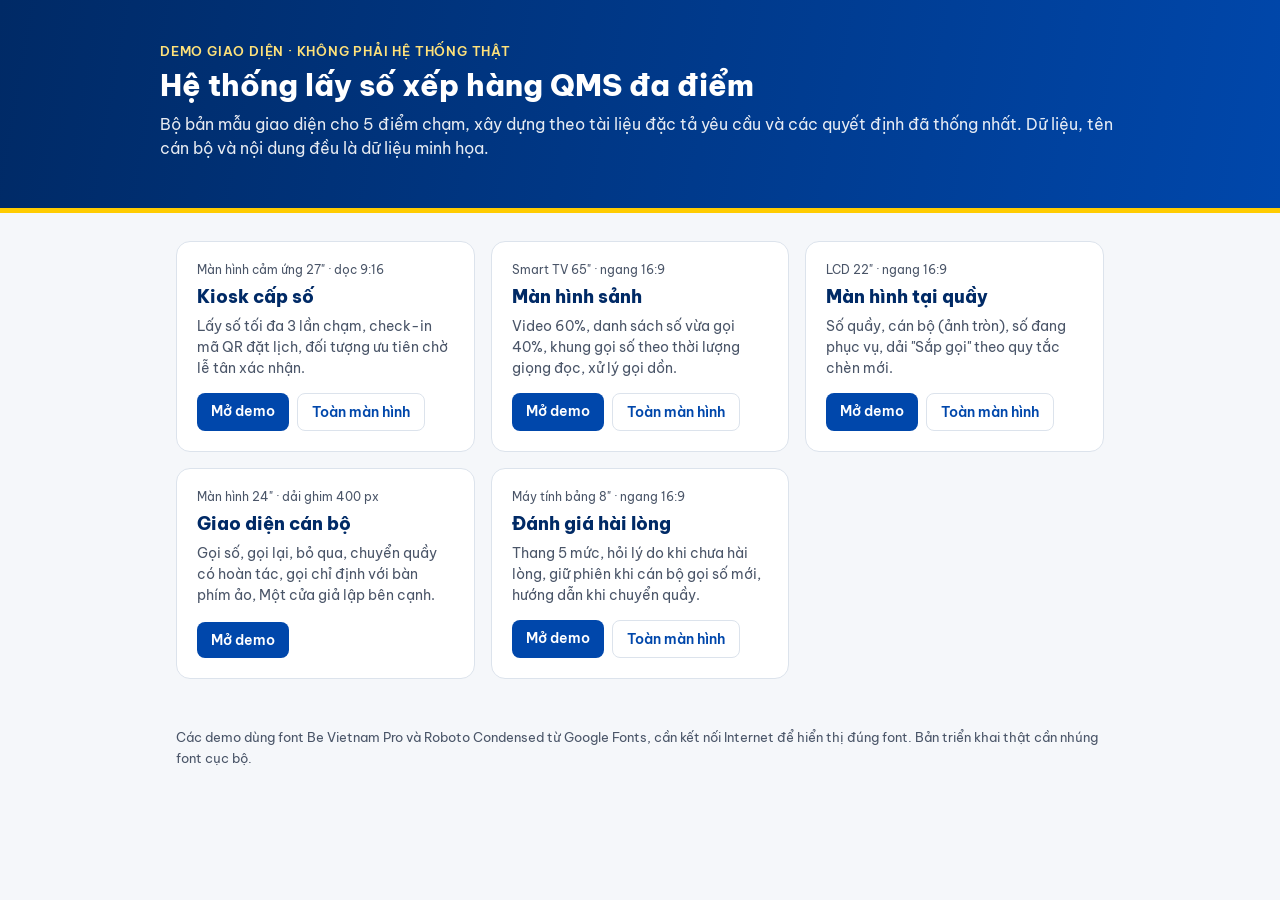
<file: index.html>
<!doctype html>
<html lang="vi">
<head>
<meta charset="utf-8">
<meta name="viewport" content="width=device-width, initial-scale=1">
<title>QMS đa điểm – Bộ demo giao diện</title>
<link href="https://fonts.googleapis.com/css2?family=Be+Vietnam+Pro:wght@400;600;800&display=swap" rel="stylesheet">
<style>
  :root { --cobalt: #0047AB; --navy: #002A66; --gold: #FFCC00; --bg: #F5F7FA; --ink: #14213D; --ink-2: #4A5568; --line: #DCE3EC; }
  * { box-sizing: border-box; margin: 0; padding: 0; }
  body { font-family: "Be Vietnam Pro", "Segoe UI", sans-serif; background: var(--bg); color: var(--ink); }
  header { background: linear-gradient(100deg, var(--navy), var(--cobalt)); color: #fff; padding: 40px 16px 48px; border-bottom: 5px solid var(--gold); }
  .wrap { max-width: 960px; margin: 0 auto; }
  header small { color: #FFE27A; font-weight: 600; letter-spacing: .06em; }
  header h1 { font-size: 30px; font-weight: 800; margin-top: 6px; }
  header p { margin-top: 8px; opacity: .9; line-height: 1.5; }
  main { padding: 28px 16px 48px; }
  .grid { display: grid; grid-template-columns: repeat(auto-fit, minmax(260px, 1fr)); gap: 16px; }
  .card { background: #fff; border: 1px solid var(--line); border-radius: 14px; padding: 20px; display: flex; flex-direction: column; gap: 8px; }
  .card h2 { font-size: 18px; font-weight: 800; color: var(--navy); }
  .card p { font-size: 14px; color: var(--ink-2); line-height: 1.5; flex: 1; }
  .card .row { display: flex; gap: 8px; flex-wrap: wrap; margin-top: 6px; }
  .card a { text-decoration: none; font-size: 14px; font-weight: 600; padding: 9px 14px; border-radius: 8px; }
  .card a.pri { background: var(--cobalt); color: #fff; }
  .card a.sec { border: 1px solid var(--line); color: var(--cobalt); }
  .meta { font-size: 12px; color: var(--ink-2); }
  footer { max-width: 960px; margin: 0 auto; padding: 0 16px 40px; font-size: 13px; color: var(--ink-2); line-height: 1.6; }
</style>
</head>
<body>
<header><div class="wrap">
  <small>DEMO GIAO DIỆN · KHÔNG PHẢI HỆ THỐNG THẬT</small>
  <h1>Hệ thống lấy số xếp hàng QMS đa điểm</h1>
  <p>Bộ bản mẫu giao diện cho 5 điểm chạm, xây dựng theo tài liệu đặc tả yêu cầu và các quyết định đã thống nhất. Dữ liệu, tên cán bộ và nội dung đều là dữ liệu minh họa.</p>
</div></header>
<main class="wrap">
  <div class="grid">
    <div class="card"><span class="meta">Màn hình cảm ứng 27" · dọc 9:16</span><h2>Kiosk cấp số</h2><p>Lấy số tối đa 3 lần chạm, check-in mã QR đặt lịch, đối tượng ưu tiên chờ lễ tân xác nhận.</p>
      <div class="row"><a class="pri" href="kiosk-demo/kiosk.html">Mở demo</a><a class="sec" href="kiosk-demo/kiosk.html?kiosk=1">Toàn màn hình</a></div></div>
    <div class="card"><span class="meta">Smart TV 65" · ngang 16:9</span><h2>Màn hình sảnh</h2><p>Video 60%, danh sách số vừa gọi 40%, khung gọi số theo thời lượng giọng đọc, xử lý gọi dồn.</p>
      <div class="row"><a class="pri" href="tv-demo/tv.html">Mở demo</a><a class="sec" href="tv-demo/tv.html?tv=1">Toàn màn hình</a></div></div>
    <div class="card"><span class="meta">LCD 22" · ngang 16:9</span><h2>Màn hình tại quầy</h2><p>Số quầy, cán bộ (ảnh tròn), số đang phục vụ, dải "Sắp gọi" theo quy tắc chèn mới.</p>
      <div class="row"><a class="pri" href="counter-demo/counter.html">Mở demo</a><a class="sec" href="counter-demo/counter.html?counter=01&full=1">Toàn màn hình</a></div></div>
    <div class="card"><span class="meta">Màn hình 24" · dải ghim 400 px</span><h2>Giao diện cán bộ</h2><p>Gọi số, gọi lại, bỏ qua, chuyển quầy có hoàn tác, gọi chỉ định với bàn phím ảo, Một cửa giả lập bên cạnh.</p>
      <div class="row"><a class="pri" href="staff-demo/staff.html">Mở demo</a></div></div>
    <div class="card"><span class="meta">Máy tính bảng 8" · ngang 16:9</span><h2>Đánh giá hài lòng</h2><p>Thang 5 mức, hỏi lý do khi chưa hài lòng, giữ phiên khi cán bộ gọi số mới, hướng dẫn khi chuyển quầy.</p>
      <div class="row"><a class="pri" href="tablet-demo/tablet.html">Mở demo</a><a class="sec" href="tablet-demo/tablet.html?full=1">Toàn màn hình</a></div></div>
  </div>
</main>
<footer>Các demo dùng font Be Vietnam Pro và Roboto Condensed từ Google Fonts, cần kết nối Internet để hiển thị đúng font. Bản triển khai thật cần nhúng font cục bộ.</footer>
</body>
</html>
</file>
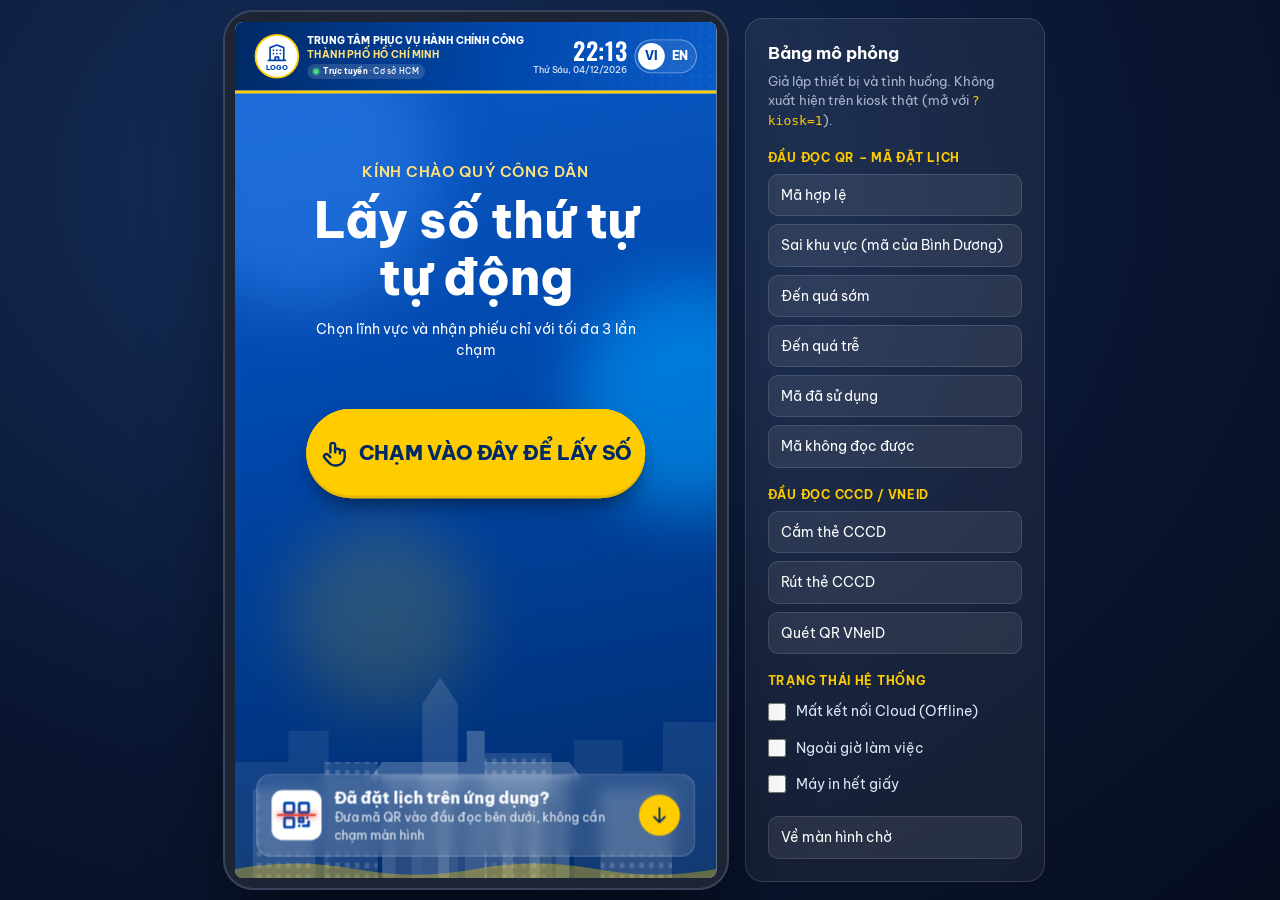
<file: kiosk-demo/kiosk.html>
<!doctype html>
<html lang="vi">
<head>
<meta charset="utf-8">
<meta name="viewport" content="width=device-width, initial-scale=1, user-scalable=no">
<title>Kiosk lấy số – QMS đa điểm (Demo)</title>
<link rel="preconnect" href="https://fonts.googleapis.com">
<link rel="preconnect" href="https://fonts.gstatic.com" crossorigin>
<link href="https://fonts.googleapis.com/css2?family=Be+Vietnam+Pro:wght@400;500;600;700;800&family=Oswald:wght@500;600;700&display=swap" rel="stylesheet">
<link rel="stylesheet" href="kiosk.css">
</head>
<body>

<!-- Bộ icon nét (stroke) dùng chung, nhúng sẵn để chạy được khi Offline -->
<svg width="0" height="0" style="position:absolute" aria-hidden="true">
  <defs>
    <symbol id="i-land" viewBox="0 0 24 24"><path d="M3 7l6-3 6 3 6-3v13l-6 3-6-3-6 3z"/><path d="M9 4v13M15 7v13"/></symbol>
    <symbol id="i-scale" viewBox="0 0 24 24"><path d="M12 3v17M7 20h10M5 7h14"/><path d="M5 7l-3 6a3 3 0 0 0 6 0zM19 7l-3 6a3 3 0 0 0 6 0z"/></symbol>
    <symbol id="i-truck" viewBox="0 0 24 24"><rect x="2" y="6" width="12" height="10" rx="1"/><path d="M14 9h4l3 4v3h-7"/><circle cx="7" cy="18" r="2"/><circle cx="17" cy="18" r="2"/></symbol>
    <symbol id="i-shield" viewBox="0 0 24 24"><path d="M12 3l8 3v6c0 5-3.5 8-8 9-4.5-1-8-4-8-9V6z"/><path d="M9 12l2 2 4-4"/></symbol>
    <symbol id="i-file" viewBox="0 0 24 24"><path d="M14 3H6a1 1 0 0 0-1 1v16a1 1 0 0 0 1 1h12a1 1 0 0 0 1-1V8z"/><path d="M14 3v5h5M9 15l2 2 4-4"/></symbol>
    <symbol id="i-heart" viewBox="0 0 24 24"><path d="M12 20s-7-4.5-7-10a4 4 0 0 1 7-2.6A4 4 0 0 1 19 10c0 5.5-7 10-7 10z"/></symbol>
    <symbol id="i-qr" viewBox="0 0 24 24"><rect x="3" y="3" width="7" height="7" rx="1"/><rect x="14" y="3" width="7" height="7" rx="1"/><rect x="3" y="14" width="7" height="7" rx="1"/><path d="M14 14h3v3h-3zM20 14v.01M14 20h.01M17 20h4v-3"/></symbol>
    <symbol id="i-id" viewBox="0 0 24 24"><rect x="2" y="5" width="20" height="14" rx="2"/><circle cx="8" cy="11" r="2"/><path d="M5 16c.5-1.5 1.7-2 3-2s2.5.5 3 2M14 10h5M14 14h3"/></symbol>
    <symbol id="i-back" viewBox="0 0 24 24"><path d="M15 6l-6 6 6 6"/></symbol>
    <symbol id="i-next" viewBox="0 0 24 24"><path d="M9 6l6 6-6 6"/></symbol>
    <symbol id="i-home" viewBox="0 0 24 24"><path d="M3 11l9-8 9 8M5 10v10h14V10"/><path d="M10 20v-5h4v5"/></symbol>
    <symbol id="i-help" viewBox="0 0 24 24"><circle cx="12" cy="12" r="9"/><path d="M9.5 9a2.5 2.5 0 1 1 3.5 2.3c-.7.3-1 .9-1 1.7M12 17h.01"/></symbol>
    <symbol id="i-users" viewBox="0 0 24 24"><circle cx="9" cy="8" r="3"/><path d="M3 20c0-3.3 2.7-6 6-6s6 2.7 6 6M16 4a3 3 0 0 1 0 6M21 20c0-2.6-1.7-4.8-4-5.6"/></symbol>
    <symbol id="i-clock" viewBox="0 0 24 24"><circle cx="12" cy="12" r="9"/><path d="M12 7v5l3 2"/></symbol>
    <symbol id="i-check" viewBox="0 0 24 24"><path d="M5 12l5 5L20 7"/></symbol>
    <symbol id="i-x" viewBox="0 0 24 24"><path d="M6 6l12 12M18 6L6 18"/></symbol>
    <symbol id="i-alert" viewBox="0 0 24 24"><path d="M12 3l10 18H2z"/><path d="M12 10v4M12 18h.01"/></symbol>
    <symbol id="i-wifi-off" viewBox="0 0 24 24"><path d="M3 3l18 18M8.5 16.5a5 5 0 0 1 7 0M5 12.5a10 10 0 0 1 5-2.6M14 10a10 10 0 0 1 5 2.5M2 8.8a15 15 0 0 1 4.2-2.6M10.7 5A15 15 0 0 1 22 8.8M12 20h.01"/></symbol>
    <symbol id="i-printer" viewBox="0 0 24 24"><path d="M7 9V3h10v6"/><rect x="3" y="9" width="18" height="8" rx="2"/><path d="M7 14h10v7H7z"/></symbol>
    <symbol id="i-desk" viewBox="0 0 24 24"><circle cx="12" cy="6" r="3"/><path d="M6 15c0-2.8 2.7-5 6-5s6 2.2 6 5M2 15h20v6H2z"/></symbol>
    <symbol id="i-down" viewBox="0 0 24 24"><path d="M12 4v16M6 14l6 6 6-6"/></symbol>
    <symbol id="i-tap" viewBox="0 0 24 24"><path d="M9 11V5a2 2 0 0 1 4 0v6M13 10a2 2 0 0 1 4 0v2M17 11a2 2 0 0 1 4 0v4a7 7 0 0 1-7 7h-1a7 7 0 0 1-5.6-2.8L4 15.5a2 2 0 0 1 3-2.6L9 15"/></symbol>
    <symbol id="i-building" viewBox="0 0 24 24"><path d="M4 21V6l8-3 8 3v15M2 21h20M10 21v-4h4v4M8 9h.01M12 9h.01M16 9h.01M8 13h.01M12 13h.01M16 13h.01"/></symbol>
    <symbol id="i-lock" viewBox="0 0 24 24"><rect x="5" y="11" width="14" height="10" rx="2"/><path d="M8 11V7a4 4 0 0 1 8 0v4"/></symbol>
    <symbol id="i-moon" viewBox="0 0 24 24"><path d="M20 14.5A8 8 0 0 1 9.5 4 8 8 0 1 0 20 14.5z"/></symbol>
    <symbol id="i-phone" viewBox="0 0 24 24"><rect x="6" y="2" width="12" height="20" rx="2"/><path d="M11 18h2"/></symbol>
  </defs>
</svg>

<div class="stage" id="stage">
  <div class="kiosk-frame" id="frame">
    <div class="kiosk" id="kiosk">

      <!-- ===== HEADER (cố định 160px) ===== -->
      <header class="k-header">
        <div class="brand">
          <div class="logo" title="Thay bằng logo chính thức">
            <svg class="ic"><use href="#i-building"/></svg>
            <span>LOGO</span>
          </div>
          <div class="brand-text">
            <strong data-i18n="org1">TRUNG TÂM PHỤC VỤ HÀNH CHÍNH CÔNG</strong>
            <span class="org2" data-i18n="org2">THÀNH PHỐ HỒ CHÍ MINH</span>
            <span class="net-pill" id="netPill"><i></i><b data-i18n="online">Trực tuyến</b>&nbsp;·&nbsp;<span data-i18n="siteLabel">Cơ sở</span>&nbsp;HCM</span>
          </div>
        </div>
        <div class="hdr-right">
          <div class="clock">
            <span class="clock-time" id="clockTime">--:--</span>
            <span class="clock-date" id="clockDate"></span>
          </div>
          <button class="lang pressable" id="langBtn" aria-label="Đổi ngôn ngữ">
            <span data-lang="vi" class="on">VI</span>
            <span data-lang="en">EN</span>
          </button>
        </div>
      </header>

      <main class="screens" id="screens">

        <!-- ===== S0. MÀN HÌNH CHỜ ===== -->
        <section class="screen screen--idle is-active" data-screen="idle">
          <div class="idle-bg" aria-hidden="true">
            <div class="blob b1"></div><div class="blob b2"></div><div class="blob b3"></div>
            <svg class="skyline" viewBox="0 0 1080 560" preserveAspectRatio="xMidYMax slice">
              <defs>
                <pattern id="win" width="22" height="26" patternUnits="userSpaceOnUse">
                  <rect x="5" y="6" width="10" height="12" rx="1" fill="rgba(255,255,255,.16)"/>
                </pattern>
              </defs>
              <g fill="rgba(255,255,255,.07)">
                <rect x="0" y="300" width="120" height="260"/><rect x="120" y="230" width="90" height="330"/>
                <rect x="760" y="250" width="110" height="310"/><rect x="870" y="320" width="90" height="240"/>
                <rect x="960" y="210" width="120" height="350"/>
              </g>
              <g fill="rgba(255,255,255,.12)">
                <rect x="40" y="360" width="140" height="200"/><rect x="200" y="300" width="120" height="260"/>
                <path d="M420 560V170l40-60 40 60v390z"/>
                <rect x="560" y="280" width="150" height="280"/><rect x="820" y="360" width="160" height="200"/>
              </g>
              <g>
                <rect x="200" y="300" width="120" height="260" fill="url(#win)"/>
                <rect x="560" y="280" width="150" height="280" fill="url(#win)"/>
                <rect x="40" y="360" width="140" height="200" fill="url(#win)"/>
                <rect x="820" y="360" width="160" height="200" fill="url(#win)"/>
              </g>
              <!-- Tòa nhà trung tâm cách điệu (thay bằng ảnh thật khi có) -->
              <g fill="rgba(255,255,255,.22)">
                <rect x="330" y="330" width="420" height="230" rx="4"/>
                <path d="M300 340h480l-30-40H330z"/>
                <rect x="520" y="230" width="40" height="70"/>
              </g>
              <g fill="rgba(0,42,102,.35)">
                <rect x="360" y="380" width="36" height="180"/><rect x="420" y="380" width="36" height="180"/>
                <rect x="480" y="380" width="36" height="180"/><rect x="564" y="380" width="36" height="180"/>
                <rect x="624" y="380" width="36" height="180"/><rect x="684" y="380" width="36" height="180"/>
              </g>
              <path class="river" d="M0 540 Q 135 515 270 540 T 540 540 T 810 540 T 1080 540 V560 H0z" fill="rgba(255,204,0,.35)"/>
            </svg>
          </div>
          <div class="idle-content">
            <p class="idle-kicker" data-i18n="welcome">Kính chào Quý công dân</p>
            <h1 class="idle-title" data-i18n-html="idleTitle">Lấy số thứ tự<br>tự động</h1>
            <p class="idle-sub" data-i18n="idleSub">Chọn lĩnh vực và nhận phiếu chỉ với tối đa 3 lần chạm</p>
            <button class="idle-cta" id="idleCta">
              <span class="ring r1"></span><span class="ring r2"></span><span class="ring r3"></span>
              <span class="cta-core">
                <svg class="ic"><use href="#i-tap"/></svg>
                <span data-i18n="tapToStart">CHẠM VÀO ĐÂY ĐỂ LẤY SỐ</span>
              </span>
            </button>
          </div>
          <div class="idle-qr" id="idleQr">
            <div class="qr-ic qr-ic--light"><svg class="ic"><use href="#i-qr"/></svg><span class="scanline"></span></div>
            <div class="idle-qr-text">
              <strong data-i18n="idleQrTitle">Đã đặt lịch trên ứng dụng?</strong>
              <span data-i18n="idleQrSub">Đưa mã QR vào đầu đọc bên dưới, không cần chạm màn hình</span>
            </div>
            <div class="qr-arrow"><svg class="ic"><use href="#i-down"/></svg></div>
          </div>
        </section>

        <!-- ===== S1. MENU LĨNH VỰC (lớp 1) ===== -->
        <section class="screen" data-screen="menu">
          <div class="step-head">
            <div>
              <h2 data-i18n="menuTitle">Chọn lĩnh vực cần giải quyết</h2>
              <p data-i18n="menuSub">Chạm vào ô tương ứng để lấy số thứ tự</p>
            </div>
            <div class="steps" data-step="1"><span class="steps-label"></span><div class="steps-bar"><i></i><i></i><i></i></div></div>
          </div>
          <div class="tile-grid" id="groupGrid"></div>

          <button class="qr-band pressable" id="qrBand">
            <span class="qr-on">
              <span class="qr-ic"><svg class="ic"><use href="#i-qr"/></svg><span class="scanline"></span></span>
              <span class="qr-text">
                <strong data-i18n="qrTitle">QUÉT MÃ QR ĐẶT LỊCH TRƯỚC</strong>
                <span data-i18n="qrSub">Đưa mã QR trên điện thoại vào đầu đọc phía dưới màn hình</span>
              </span>
              <span class="qr-arrow"><svg class="ic"><use href="#i-down"/></svg></span>
            </span>
            <span class="qr-off">
              <span class="qr-ic"><svg class="ic"><use href="#i-wifi-off"/></svg></span>
              <span class="qr-text">
                <strong data-i18n="qrOffTitle">CHECK-IN ĐẶT LỊCH TẠM NGƯNG</strong>
                <span data-i18n="qrOffSub">Mất kết nối máy chủ. Vui lòng chọn lĩnh vực phía trên để lấy số thường.</span>
              </span>
            </span>
          </button>

          <footer class="k-foot">
            <button class="nav-btn pressable" data-action="help"><svg class="ic"><use href="#i-help"/></svg><span data-i18n="help">Hướng dẫn</span></button>
            <div class="hours"><span data-i18n="hours">Giờ làm việc</span><b data-i18n="hoursVal">Sáng 07:30–11:30 · Chiều 13:30–16:30</b></div>
          </footer>
        </section>

        <!-- ===== S2. CHỌN THỦ TỤC (lớp 2) ===== -->
        <section class="screen" data-screen="services">
          <div class="step-head">
            <div>
              <span class="crumb" id="crumb"></span>
              <h2 data-i18n="svcTitle">Chọn thủ tục cụ thể</h2>
            </div>
            <div class="steps" data-step="2"><span class="steps-label"></span><div class="steps-bar"><i></i><i></i><i></i></div></div>
          </div>
          <div class="svc-list" id="svcList"></div>
          <div class="ask-card">
            <svg class="ic"><use href="#i-desk"/></svg>
            <span data-i18n="askReception">Không thấy thủ tục cần làm? Vui lòng hỏi bàn lễ tân gần cửa ra vào.</span>
          </div>
          <footer class="k-foot">
            <button class="nav-btn pressable" data-action="back"><svg class="ic"><use href="#i-back"/></svg><span data-i18n="back">Quay lại</span></button>
            <button class="nav-btn pressable" data-action="home"><svg class="ic"><use href="#i-home"/></svg><span data-i18n="home">Trang chủ</span></button>
          </footer>
        </section>

        <!-- ===== S3. ĐỊNH DANH + IN PHIẾU ===== -->
        <section class="screen" data-screen="identify">
          <div class="step-head">
            <div>
              <h2 data-i18n="idTitle">Xác nhận và in phiếu</h2>
              <p data-i18n="idSub">Định danh là không bắt buộc, chạm IN PHIẾU để nhận số ngay</p>
            </div>
            <div class="steps" data-step="3"><span class="steps-label"></span><div class="steps-bar"><i></i><i></i><i></i></div></div>
          </div>

          <div class="sel-card" id="selCard"></div>

          <div class="id-panel">
            <h3 data-i18n="idPanelTitle">Cắm CCCD gắn chip để in họ tên lên phiếu</h3>
            <div class="reader-ill" id="readerIll" aria-hidden="true">
              <div class="ill-card"><span class="chip"></span><span class="l1"></span><span class="l2"></span><span class="l3"></span></div>
              <div class="ill-reader"><span class="slot"></span><span class="led"></span></div>
              <div class="ill-ok"><svg class="ic"><use href="#i-check"/></svg></div>
            </div>
            <div class="card-status" id="cardStatus" data-state="wait">
              <span class="cs-ic"></span><span class="cs-text"></span>
            </div>
            <div class="or-line"><span data-i18n="or">hoặc</span></div>
            <div class="vneid-line">
              <svg class="ic"><use href="#i-qr"/></svg>
              <span data-i18n="vneidHint">Quét mã QR trên ứng dụng VNeID tại đầu đọc phía dưới</span>
            </div>
            <p class="privacy"><svg class="ic"><use href="#i-lock"/></svg><span data-i18n="privacy">Thông tin chỉ dùng để in phiếu và giải quyết hồ sơ, theo Nghị định 13/2023/NĐ-CP.</span></p>
          </div>

          <button class="print-btn pressable" id="printBtn">
            <span class="shine"></span>
            <svg class="ic"><use href="#i-printer"/></svg>
            <span class="pb-text"><b data-i18n="printNow">IN PHIẾU</b><small id="printHint"></small></span>
          </button>

          <footer class="k-foot">
            <button class="nav-btn pressable" data-action="back"><svg class="ic"><use href="#i-back"/></svg><span data-i18n="back">Quay lại</span></button>
            <button class="nav-btn pressable" data-action="home"><svg class="ic"><use href="#i-home"/></svg><span data-i18n="home">Trang chủ</span></button>
          </footer>
        </section>

        <!-- ===== Q1. KIỂM TRA MÃ QR ĐẶT LỊCH ===== -->
        <section class="screen screen--center" data-screen="checking">
          <div class="phone-ill" aria-hidden="true">
            <div class="phone">
              <div class="phone-qr"><svg class="ic"><use href="#i-qr"/></svg></div>
              <span class="laser"></span>
            </div>
          </div>
          <h2 class="center-title" data-i18n="checkingTitle">Đang kiểm tra mã đặt lịch…</h2>
          <ul class="check-list" id="checkList"></ul>
        </section>

        <!-- ===== S4. ĐANG IN ===== -->
        <section class="screen screen--center" data-screen="printing">
          <div class="printer-ill" aria-hidden="true">
            <div class="printer-body"><span class="p-led"></span><span class="p-slot"></span></div>
            <div class="paper-clip">
              <div class="paper">
                <span class="pp-num" id="paperNum">A-0000</span>
                <span class="pp-l"></span><span class="pp-l s"></span><span class="pp-qr"></span>
              </div>
            </div>
          </div>
          <h2 class="center-title" data-i18n="printingTitle">Đang in phiếu…</h2>
          <p class="center-sub" data-i18n="printingSub">Vui lòng nhận phiếu tại khe in phía dưới màn hình</p>
          <div class="qr-arrow qr-arrow--big"><svg class="ic"><use href="#i-down"/></svg></div>
        </section>

        <!-- ===== S5. THÀNH CÔNG ===== -->
        <section class="screen" data-screen="success">
          <div class="ok-head">
            <div class="ok-badge"><svg viewBox="0 0 52 52"><circle cx="26" cy="26" r="24"/><path d="M15 27l7 7 15-15"/></svg></div>
            <div>
              <h2 id="okTitle"></h2>
              <p id="okSub"></p>
            </div>
          </div>

          <div class="ticket" id="ticket">
            <div class="tk-top">
              <span id="tkLabel"></span>
              <span id="tkStamp"></span>
            </div>
            <div class="tk-badge" id="tkBadge"></div>
            <div class="tk-number" id="tkNumber"></div>
            <div class="tk-service" id="tkService"></div>
            <div class="tk-cut"></div>
            <div class="tk-body" id="tkBody"></div>
          </div>

          <div class="alert-card" id="cardAlert">
            <svg class="ic"><use href="#i-id"/></svg>
            <span data-i18n="removeCard">Vui lòng rút thẻ CCCD khỏi đầu đọc</span>
          </div>

          <button class="done-btn pressable" id="doneBtn">
            <span class="done-progress"></span>
            <svg class="ic"><use href="#i-check"/></svg>
            <span data-i18n="done">HOÀN TẤT</span>
            <small id="doneCount"></small>
          </button>
        </section>

        <!-- ===== LỖI ===== -->
        <section class="screen screen--center" data-screen="error">
          <div class="err-ic" id="errIc"><svg class="ic"><use href="#i-alert"/></svg></div>
          <h2 class="center-title" id="errTitle"></h2>
          <p class="center-sub" id="errMsg"></p>
          <div class="err-detail" id="errDetail"></div>
          <div class="err-actions">
            <button class="big-btn pressable" id="errPrimary"></button>
            <button class="big-btn big-btn--ghost pressable" id="errSecondary"></button>
          </div>
        </section>

        <!-- ===== NGOÀI GIỜ ===== -->
        <section class="screen screen--center screen--closed" data-screen="closed">
          <div class="err-ic err-ic--muted"><svg class="ic"><use href="#i-moon"/></svg></div>
          <h2 class="center-title" data-i18n="closedTitle">NGOÀI GIỜ LÀM VIỆC</h2>
          <p class="center-sub" data-i18n="closedSub">Kiosk tạm ngưng cấp số. Quý công dân vui lòng quay lại trong giờ làm việc.</p>
          <div class="err-detail">
            <div><span data-i18n="morning">Buổi sáng</span><b>07:30 – 11:30</b></div>
            <div><span data-i18n="afternoon">Buổi chiều</span><b>13:30 – 16:30</b></div>
          </div>
          <p class="center-sub center-sub--sm"><svg class="ic"><use href="#i-phone"/></svg><span data-i18n="closedApp">Có thể đặt lịch trước qua ứng dụng di động.</span></p>
        </section>
      </main>

      <!-- Thanh đếm thời gian không thao tác -->
      <div class="timeout-bar" id="timeoutBar"><i></i></div>

      <!-- Bảng hướng dẫn -->
      <div class="modal" id="helpModal" aria-hidden="true">
        <div class="sheet">
          <h3 data-i18n="helpTitle">Hướng dẫn lấy số</h3>
          <ol class="help-steps">
            <li><span class="hs-ic"><svg class="ic"><use href="#i-tap"/></svg></span><div><b data-i18n="h1t">Chọn lĩnh vực</b><span data-i18n="h1d">Chạm vào ô lĩnh vực cần giải quyết, sau đó chọn thủ tục nếu được hỏi.</span></div></li>
            <li><span class="hs-ic"><svg class="ic"><use href="#i-printer"/></svg></span><div><b data-i18n="h2t">In phiếu</b><span data-i18n="h2d">Cắm CCCD nếu muốn in họ tên, rồi chạm IN PHIẾU và nhận phiếu ở khe in.</span></div></li>
            <li><span class="hs-ic"><svg class="ic"><use href="#i-qr"/></svg></span><div><b data-i18n="h3t">Đã đặt lịch?</b><span data-i18n="h3d">Mở mã QR trên ứng dụng và đưa vào đầu đọc. Phiếu ưu tiên sẽ được in tự động.</span></div></li>
            <li><span class="hs-ic"><svg class="ic"><use href="#i-desk"/></svg></span><div><b data-i18n="h4t">Cần hỗ trợ?</b><span data-i18n="h4d">Bàn lễ tân ở gần cửa ra vào luôn sẵn sàng giúp đỡ Quý công dân.</span></div></li>
          </ol>
          <button class="big-btn pressable" data-action="closeHelp"><span data-i18n="understood">ĐÃ HIỂU</span></button>
        </div>
      </div>

      <div class="toast" id="toast"></div>
    </div>
  </div>

  <!-- ===== BẢNG MÔ PHỎNG (chỉ có trong bản demo, ẩn khi mở ?kiosk=1) ===== -->
  <aside class="demo-panel" id="demoPanel">
    <h4>Bảng mô phỏng</h4>
    <p class="dp-note">Giả lập thiết bị và tình huống. Không xuất hiện trên kiosk thật (mở với <code>?kiosk=1</code>).</p>

    <div class="dp-group">
      <span class="dp-label">Đầu đọc QR – mã đặt lịch</span>
      <button data-sim="qr-ok">Mã hợp lệ</button>
      <button data-sim="qr-site">Sai khu vực (mã của Bình Dương)</button>
      <button data-sim="qr-early">Đến quá sớm</button>
      <button data-sim="qr-late">Đến quá trễ</button>
      <button data-sim="qr-used">Mã đã sử dụng</button>
      <button data-sim="qr-bad">Mã không đọc được</button>
    </div>
    <div class="dp-group">
      <span class="dp-label">Đầu đọc CCCD / VNeID</span>
      <button data-sim="card-in">Cắm thẻ CCCD</button>
      <button data-sim="card-out">Rút thẻ CCCD</button>
      <button data-sim="vneid">Quét QR VNeID</button>
    </div>
    <div class="dp-group">
      <span class="dp-label">Trạng thái hệ thống</span>
      <label><input type="checkbox" data-toggle="offline"> Mất kết nối Cloud (Offline)</label>
      <label><input type="checkbox" data-toggle="closed"> Ngoài giờ làm việc</label>
      <label><input type="checkbox" data-toggle="paper"> Máy in hết giấy</label>
    </div>
    <div class="dp-group">
      <button data-sim="idle">Về màn hình chờ</button>
    </div>
  </aside>
</div>

<script src="kiosk.js"></script>
</body>
</html>
</file>
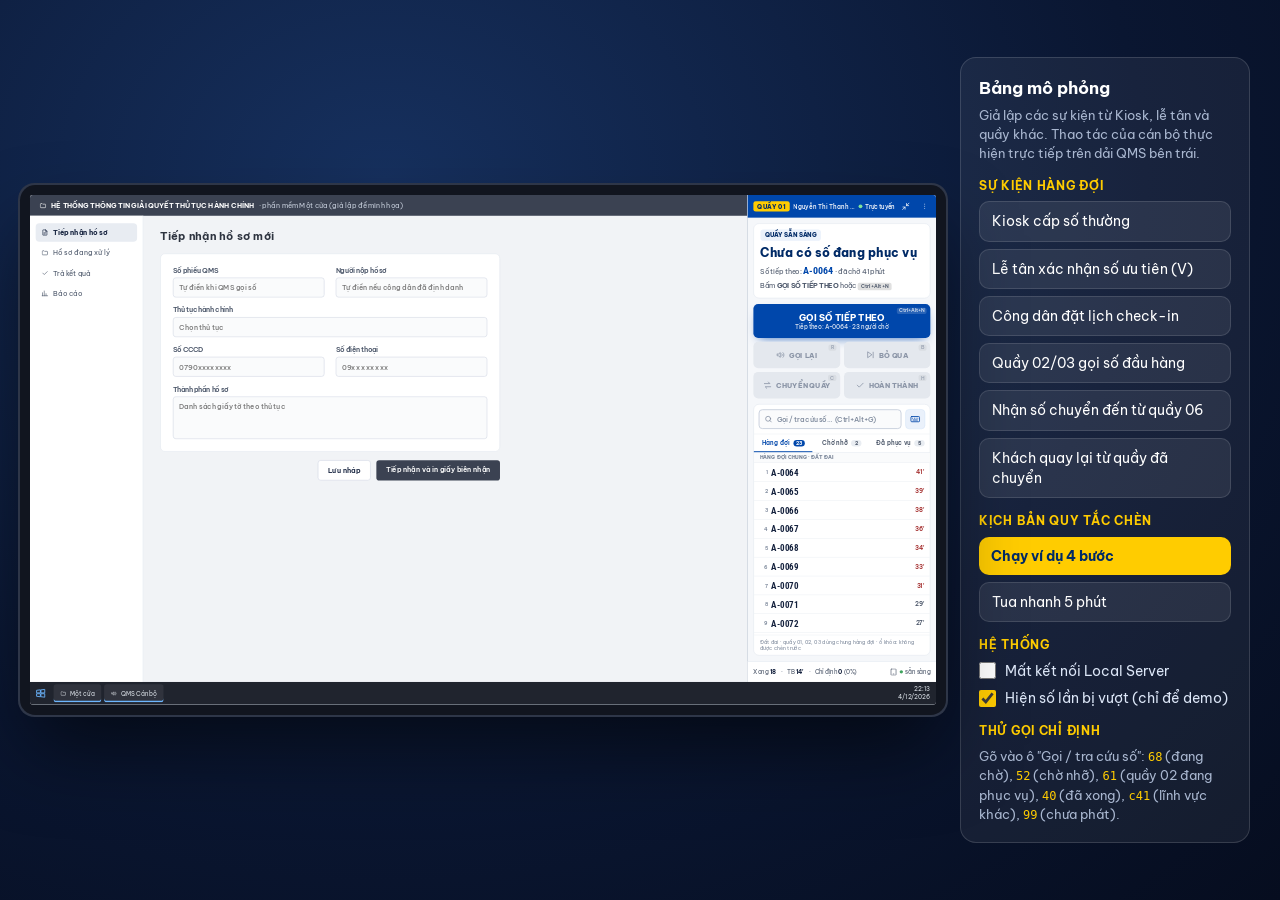
<file: staff-demo/staff.html>
<!doctype html>
<html lang="vi">
<head>
<meta charset="utf-8">
<meta name="viewport" content="width=device-width, initial-scale=1">
<title>Giao diện cán bộ – QMS đa điểm (Demo)</title>
<link rel="preconnect" href="https://fonts.googleapis.com">
<link rel="preconnect" href="https://fonts.gstatic.com" crossorigin>
<link href="https://fonts.googleapis.com/css2?family=Be+Vietnam+Pro:wght@400;500;600;700;800&family=Roboto+Condensed:wght@700&display=swap" rel="stylesheet">
<link rel="stylesheet" href="staff.css">
</head>
<body>

<svg width="0" height="0" style="position:absolute" aria-hidden="true">
  <defs>
    <symbol id="i-volume" viewBox="0 0 24 24"><path d="M4 10v4h3l5 4V6L7 10z"/><path d="M16 9a4 4 0 0 1 0 6M19 6a8 8 0 0 1 0 12"/></symbol>
    <symbol id="i-skip" viewBox="0 0 24 24"><path d="M5 5v14l10-7zM19 5v14"/></symbol>
    <symbol id="i-swap" viewBox="0 0 24 24"><path d="M4 8h14l-4-4M20 16H6l4 4"/></symbol>
    <symbol id="i-check" viewBox="0 0 24 24"><path d="M5 12l5 5L20 7"/></symbol>
    <symbol id="i-bell" viewBox="0 0 24 24"><path d="M6 8a6 6 0 1 1 12 0c0 7 3 9 3 9H3s3-2 3-9"/><path d="M10 21h4"/></symbol>
    <symbol id="i-search" viewBox="0 0 24 24"><circle cx="11" cy="11" r="7"/><path d="M20 20l-4-4"/></symbol>
    <symbol id="i-keyboard" viewBox="0 0 24 24"><rect x="2" y="6" width="20" height="12" rx="2"/><path d="M6 10h.01M10 10h.01M14 10h.01M18 10h.01M7 14h10"/></symbol>
    <symbol id="i-back" viewBox="0 0 24 24"><path d="M21 5H9l-6 7 6 7h12z"/><path d="M17 9l-5 6M12 9l5 6"/></symbol>
    <symbol id="i-lock" viewBox="0 0 24 24"><rect x="5" y="11" width="14" height="10" rx="2"/><path d="M8 11V7a4 4 0 0 1 8 0v4"/></symbol>
    <symbol id="i-x" viewBox="0 0 24 24"><path d="M6 6l12 12M18 6L6 18"/></symbol>
    <symbol id="i-pause" viewBox="0 0 24 24"><path d="M9 5v14M15 5v14"/></symbol>
    <symbol id="i-play" viewBox="0 0 24 24"><path d="M7 5l12 7-12 7z"/></symbol>
    <symbol id="i-dots" viewBox="0 0 24 24"><path d="M12 6h.01M12 12h.01M12 18h.01"/></symbol>
    <symbol id="i-min" viewBox="0 0 24 24"><path d="M4 14h6v6M20 10h-6V4M14 10l7-7M3 21l7-7"/></symbol>
    <symbol id="i-max" viewBox="0 0 24 24"><path d="M15 3h6v6M9 21H3v-6M21 3l-7 7M3 21l7-7"/></symbol>
    <symbol id="i-id" viewBox="0 0 24 24"><rect x="2" y="5" width="20" height="14" rx="2"/><circle cx="8" cy="11" r="2"/><path d="M5 16c.5-1.5 1.7-2 3-2s2.5.5 3 2M14 10h5M14 14h3"/></symbol>
    <symbol id="i-tablet" viewBox="0 0 24 24"><rect x="4" y="2" width="16" height="20" rx="2"/><path d="M11 18h2"/></symbol>
    <symbol id="i-alert" viewBox="0 0 24 24"><path d="M12 3l10 18H2z"/><path d="M12 10v4M12 18h.01"/></symbol>
    <symbol id="i-wifi-off" viewBox="0 0 24 24"><path d="M3 3l18 18M8.5 16.5a5 5 0 0 1 7 0M5 12.5a10 10 0 0 1 5-2.6M14 10a10 10 0 0 1 5 2.5M2 8.8a15 15 0 0 1 4.2-2.6M10.7 5A15 15 0 0 1 22 8.8M12 20h.01"/></symbol>
    <symbol id="i-redo" viewBox="0 0 24 24"><path d="M20 7v5h-5"/><path d="M20 12A8 8 0 1 1 17.7 6.3"/></symbol>
    <symbol id="i-arrow" viewBox="0 0 24 24"><path d="M4 12h15M13 6l6 6-6 6"/></symbol>
    <symbol id="i-user-check" viewBox="0 0 24 24"><circle cx="9" cy="8" r="4"/><path d="M2 21c0-4 3-7 7-7s7 3 7 7M16 11l2 2 4-4"/></symbol>
    <symbol id="i-ban" viewBox="0 0 24 24"><circle cx="12" cy="12" r="9"/><path d="M5.7 5.7l12.6 12.6"/></symbol>
    <symbol id="i-file" viewBox="0 0 24 24"><path d="M14 3H6a1 1 0 0 0-1 1v16a1 1 0 0 0 1 1h12a1 1 0 0 0 1-1V8z"/><path d="M14 3v5h5M9 13h6M9 17h4"/></symbol>
    <symbol id="i-folder" viewBox="0 0 24 24"><path d="M3 7a2 2 0 0 1 2-2h4l2 2h8a2 2 0 0 1 2 2v8a2 2 0 0 1-2 2H5a2 2 0 0 1-2-2z"/></symbol>
    <symbol id="i-home" viewBox="0 0 24 24"><path d="M3 11l9-8 9 8M5 10v10h14V10"/></symbol>
    <symbol id="i-chart" viewBox="0 0 24 24"><path d="M4 20V10M10 20V4M16 20v-7M22 20H2"/></symbol>
    <symbol id="i-windows" viewBox="0 0 24 24"><path d="M3 5l8-1v7H3zM13 4l8-1v8h-8zM3 13h8v7l-8-1zM13 13h8v8l-8-1z"/></symbol>
  </defs>
</svg>

<div class="stage">
  <div class="frame" id="frame">
    <div class="screen" id="screen">

      <!-- ===== PHẦN MỀM MỘT CỬA (GIẢ LẬP) – 1520 × 1032 ===== -->
      <section class="mc" id="mc">
        <div class="mc-title"><svg class="ic"><use href="#i-folder"/></svg> HỆ THỐNG THÔNG TIN GIẢI QUYẾT THỦ TỤC HÀNH CHÍNH <em>· phần mềm Một cửa (giả lập để minh họa)</em></div>
        <div class="mc-body">
          <nav class="mc-nav">
            <a class="on"><svg class="ic"><use href="#i-file"/></svg>Tiếp nhận hồ sơ</a>
            <a><svg class="ic"><use href="#i-folder"/></svg>Hồ sơ đang xử lý</a>
            <a><svg class="ic"><use href="#i-check"/></svg>Trả kết quả</a>
            <a><svg class="ic"><use href="#i-chart"/></svg>Báo cáo</a>
          </nav>
          <main class="mc-main">
            <div class="mc-pop" id="mcPop"></div>
            <h2>Tiếp nhận hồ sơ mới</h2>
            <div class="mc-form" id="mcForm">
              <label>Số phiếu QMS<input id="fTicket" readonly placeholder="Tự điền khi QMS gọi số"></label>
              <label>Người nộp hồ sơ<input id="fName" readonly placeholder="Tự điền nếu công dân đã định danh"></label>
              <label class="w2">Thủ tục hành chính<input id="fProc" readonly placeholder="Chọn thủ tục"></label>
              <label>Số CCCD<input readonly placeholder="0790xxxxxxxx"></label>
              <label>Số điện thoại<input readonly placeholder="09xx xxx xxx"></label>
              <label class="w2">Thành phần hồ sơ<textarea readonly placeholder="Danh sách giấy tờ theo thủ tục"></textarea></label>
            </div>
            <div class="mc-actions"><span class="btn-ghost">Lưu nháp</span><span class="btn-pri">Tiếp nhận và in giấy biên nhận</span></div>
          </main>
        </div>
      </section>

      <!-- ===== DẢI QMS GHIM CẠNH PHẢI – 400 × 1032 ===== -->
      <aside class="pnl" id="pnl">
        <header class="p-hdr">
          <span class="p-ctr">QUẦY 01</span>
          <span class="p-who">Nguyễn Thị Thanh Hương</span>
          <span class="p-net" id="pNet"><i></i><b>Trực tuyến</b></span>
          <button class="ib" data-act="mini" title="Thu gọn (Ctrl+Alt+M)"><svg class="ic"><use href="#i-min"/></svg></button>
          <button class="ib" data-act="menu" title="Menu"><svg class="ic"><use href="#i-dots"/></svg></button>
          <div class="menu" id="menu">
            <button data-act="pause"><svg class="ic"><use href="#i-pause"/></svg>Tạm ngưng quầy</button>
            <button data-act="cancel"><svg class="ic"><use href="#i-ban"/></svg>Hủy số đang phục vụ</button>
            <button data-act="keys"><svg class="ic"><use href="#i-keyboard"/></svg>Danh sách phím tắt</button>
          </div>
        </header>

        <div class="p-banners" id="banners"></div>

        <div class="p-body">
          <section class="tk" id="tk"></section>

          <section class="ctl" id="ctl">
            <button class="b b-next" data-act="next"><span class="bl"><b>GỌI SỐ TIẾP THEO</b><small id="nextHint"></small></span><kbd>Ctrl+Alt+N</kbd></button>
            <div class="b-grid">
              <button class="b b-recall" data-act="recall"><span class="cd" id="cd"></span><svg class="ic"><use href="#i-volume"/></svg><b>GỌI LẠI</b><kbd>R</kbd></button>
              <button class="b b-skip" data-act="skip"><svg class="ic"><use href="#i-skip"/></svg><b>BỎ QUA</b><kbd>B</kbd></button>
              <button class="b b-transfer" data-act="transfer"><svg class="ic"><use href="#i-swap"/></svg><b>CHUYỂN QUẦY</b><kbd>C</kbd></button>
              <button class="b b-done" data-act="done"><svg class="ic"><use href="#i-check"/></svg><b>HOÀN THÀNH</b><kbd>H</kbd></button>
            </div>
          </section>

          <section class="q">
            <div class="srch">
              <label class="srch-in" id="srchBox">
                <svg class="ic"><use href="#i-search"/></svg>
                <input id="srch" autocomplete="off" spellcheck="false" placeholder="Gọi / tra cứu số…  (Ctrl+Alt+G)">
                <button class="ib clr" data-act="clr" title="Xóa"><svg class="ic"><use href="#i-x"/></svg></button>
              </label>
              <button class="kp-btn" data-act="kp" title="Bàn phím ảo"><svg class="ic"><use href="#i-keyboard"/></svg></button>
            </div>
            <div class="kp" id="kp"></div>
            <div class="pv" id="pv"></div>

            <div class="tabs" id="tabs">
              <button data-tab="queue" class="on">Hàng đợi <b id="cQ">0</b></button>
              <button data-tab="pending">Chờ nhỡ <b id="cP">0</b></button>
              <button data-tab="served">Đã phục vụ <b id="cS">0</b></button>
            </div>
            <div class="list" id="list"></div>
            <div class="list-ft" id="listFt">Đất đai · quầy 01, 02, 03 dùng chung hàng đợi</div>
          </section>
        </div>

        <footer class="p-ftr" id="pFtr"></footer>

        <div class="dlg-wrap" id="dlgWrap"><div class="dlg" id="dlg"></div></div>
        <div class="p-toast" id="pToast"></div>
        <div class="paused" id="paused"></div>
      </aside>

      <!-- ===== THANH THU GỌN ===== -->
      <div class="mini" id="mini"></div>

      <!-- ===== THANH TÁC VỤ WINDOWS (minh họa) ===== -->
      <div class="taskbar">
        <svg class="ic"><use href="#i-windows"/></svg>
        <span class="tb-app on"><svg class="ic"><use href="#i-folder"/></svg>Một cửa</span>
        <span class="tb-app on"><svg class="ic"><use href="#i-volume"/></svg>QMS Cán bộ</span>
        <span class="tb-clock" id="tbClock"></span>
      </div>
    </div>
  </div>

  <!-- ===== BẢNG MÔ PHỎNG ===== -->
  <aside class="sim" id="sim">
    <h4>Bảng mô phỏng</h4>
    <p class="note">Giả lập các sự kiện từ Kiosk, lễ tân và quầy khác. Thao tác của cán bộ thực hiện trực tiếp trên dải QMS bên trái.</p>
    <div class="grp">
      <span class="lbl">Sự kiện hàng đợi</span>
      <button data-sim="issue">Kiosk cấp số thường</button>
      <button data-sim="vip">Lễ tân xác nhận số ưu tiên (V)</button>
      <button data-sim="booking">Công dân đặt lịch check-in</button>
      <button data-sim="other">Quầy 02/03 gọi số đầu hàng</button>
      <button data-sim="incoming">Nhận số chuyển đến từ quầy 06</button>
      <button data-sim="return">Khách quay lại từ quầy đã chuyển</button>
    </div>
    <div class="grp">
      <span class="lbl">Kịch bản quy tắc chèn</span>
      <button data-sim="example" class="pri">Chạy ví dụ 4 bước</button>
      <button data-sim="ff">Tua nhanh 5 phút</button>
    </div>
    <div class="grp">
      <span class="lbl">Hệ thống</span>
      <label><input type="checkbox" id="offline"> Mất kết nối Local Server</label>
      <label><input type="checkbox" id="showOT" checked> Hiện số lần bị vượt (chỉ để demo)</label>
    </div>
    <div class="grp">
      <span class="lbl">Thử gọi chỉ định</span>
      <p class="note" style="margin:0">Gõ vào ô "Gọi / tra cứu số": <code>68</code> (đang chờ), <code>52</code> (chờ nhỡ), <code>61</code> (quầy 02 đang phục vụ), <code>40</code> (đã xong), <code>c41</code> (lĩnh vực khác), <code>99</code> (chưa phát).</p>
    </div>
  </aside>
</div>

<script src="queue-engine.js"></script>
<script src="staff.js"></script>
</body>
</html>
</file>
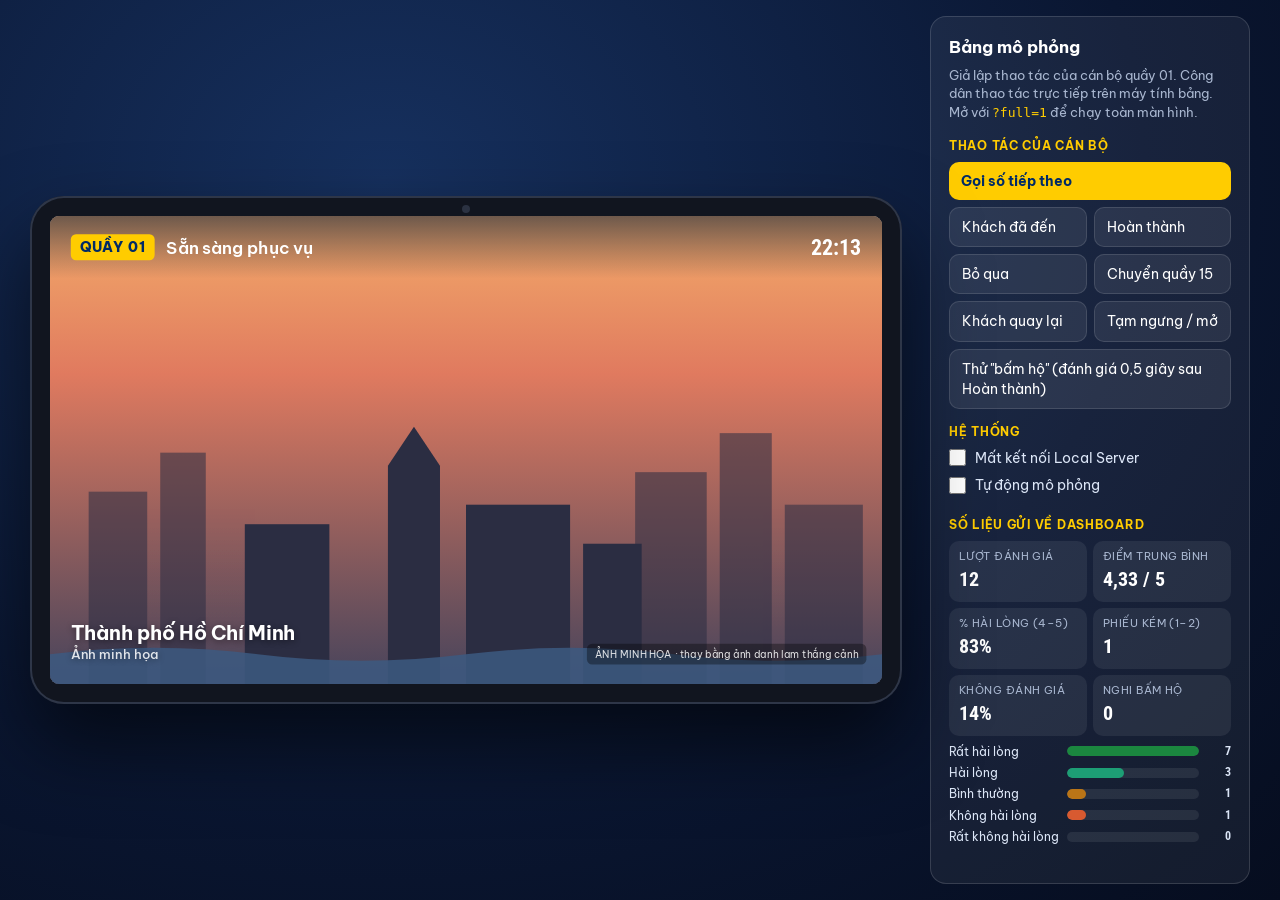
<file: tablet-demo/tablet.html>
<!doctype html>
<html lang="vi">
<head>
<meta charset="utf-8">
<meta name="viewport" content="width=device-width, initial-scale=1">
<title>Máy tính bảng đánh giá – QMS đa điểm (Demo)</title>
<link rel="preconnect" href="https://fonts.googleapis.com">
<link rel="preconnect" href="https://fonts.gstatic.com" crossorigin>
<link href="https://fonts.googleapis.com/css2?family=Be+Vietnam+Pro:wght@400;500;600;700;800&family=Roboto+Condensed:wght@700&display=swap" rel="stylesheet">
<link rel="stylesheet" href="tablet.css">
</head>
<body>

<svg width="0" height="0" style="position:absolute" aria-hidden="true">
  <defs>
    <symbol id="i-swap" viewBox="0 0 24 24"><path d="M4 8h14l-4-4M20 16H6l4 4"/></symbol>
    <symbol id="i-check" viewBox="0 0 24 24"><path d="M5 12l5 5L20 7"/></symbol>
    <symbol id="i-pause" viewBox="0 0 24 24"><path d="M9 5v14M15 5v14"/></symbol>
    <symbol id="i-phone" viewBox="0 0 24 24"><rect x="6" y="2" width="12" height="20" rx="2"/><path d="M11 18h2"/></symbol>
    <symbol id="i-redo" viewBox="0 0 24 24"><path d="M20 7v5h-5"/><path d="M20 12A8 8 0 1 1 17.7 6.3"/></symbol>
    <symbol id="i-hand" viewBox="0 0 24 24"><path d="M9 11V5a2 2 0 0 1 4 0v6M13 10a2 2 0 0 1 4 0v2M17 11a2 2 0 0 1 4 0v4a7 7 0 0 1-7 7h-1a7 7 0 0 1-5.6-2.8L4 15.5a2 2 0 0 1 3-2.6L9 15"/></symbol>
  </defs>
</svg>

<div class="stage">
  <div class="device" id="device">
    <span class="cam"></span>
    <div class="tab" id="tab">

      <!-- ===== CHỜ: trình chiếu ảnh ===== -->
      <section class="scr scr-idle" data-s="idle">
        <div class="slides" id="slides"></div>
        <div class="idle-top">
          <span class="chip-ctr">QUẦY 01</span>
          <span class="idle-st">Sẵn sàng phục vụ</span>
          <span class="clock num" data-clock></span>
        </div>
        <div class="idle-cap" id="idleCap"></div>
        <div class="idle-chip">ẢNH MINH HỌA · thay bằng ảnh danh lam thắng cảnh</div>
      </section>

      <!-- ===== ĐANG PHỤC VỤ ===== -->
      <section class="scr scr-serve" data-s="serve">
        <header class="bar">
          <span class="chip-ctr">QUẦY 01</span>
          <span class="bar-org">Trung tâm Phục vụ hành chính công TP. Hồ Chí Minh</span>
          <span class="clock num" data-clock></span>
        </header>
        <div class="serve-body">
          <div class="staff">
            <div class="avatar"><span id="ini">TH</span></div>
            <b id="stName">NGUYỄN THỊ THANH HƯƠNG</b>
            <span id="stRole">Chuyên viên</span>
            <em id="stField">Đất đai · Cấp mới, cấp đổi</em>
          </div>
          <div class="ticket">
            <span class="t-lbl" id="tLbl">ĐANG PHỤC VỤ SỐ</span>
            <span class="t-num num" id="tNum">A-0063</span>
            <span class="t-svc" id="tSvc"></span>
            <span class="t-note" id="tNote"></span>
          </div>
        </div>
        <footer class="serve-ft"><svg class="ic"><use href="#i-hand"/></svg>Sau khi hoàn tất, Quý công dân vui lòng đánh giá trên màn hình này</footer>
      </section>

      <!-- ===== ĐÁNH GIÁ 5 MỨC ===== -->
      <section class="scr scr-rate" data-s="rate">
        <header class="q-head">
          <div>
            <h1>Quý công dân có hài lòng với sự phục vụ?</h1>
            <p id="rateSub">Lượt A-0063 · chạm 1 lần để đánh giá</p>
          </div>
          <div class="ring" id="ring1"><svg viewBox="0 0 40 40"><circle cx="20" cy="20" r="17"/><circle class="p" cx="20" cy="20" r="17"/></svg><b class="num"></b></div>
        </header>
        <div class="faces" id="faces"></div>
      </section>

      <!-- ===== LÝ DO ===== -->
      <section class="scr scr-why" data-s="why">
        <header class="q-head">
          <div class="why-h">
            <span class="why-face" id="whyFace"></span>
            <div><h1>Điều gì khiến Quý công dân chưa hài lòng?</h1><p>Có thể chọn nhiều lý do</p></div>
          </div>
          <div class="ring" id="ring2"><svg viewBox="0 0 40 40"><circle cx="20" cy="20" r="17"/><circle class="p" cx="20" cy="20" r="17"/></svg><b class="num"></b></div>
        </header>
        <div class="reasons" id="reasons"></div>
        <div class="why-act">
          <button class="btn-g" data-a="skipWhy">Bỏ qua</button>
          <button class="btn-p" data-a="send">Gửi đánh giá</button>
        </div>
      </section>

      <!-- ===== CẢM ƠN ===== -->
      <section class="scr scr-thanks" data-s="thanks">
        <div class="th-main">
          <div class="th-ok"><svg viewBox="0 0 52 52"><circle cx="26" cy="26" r="23"/><path d="M15 27l7 7 15-15"/></svg></div>
          <h1>Cảm ơn Quý công dân đã đánh giá</h1>
          <p id="thMsg">Ý kiến của Quý công dân giúp Trung tâm phục vụ tốt hơn.</p>
        </div>
        <div class="th-qr">
          <div class="qr" aria-hidden="true"></div>
          <b>Góp ý chi tiết</b>
          <span>Quét mã bằng điện thoại</span>
          <small>Mã minh họa</small>
        </div>
      </section>

      <!-- ===== HƯỚNG DẪN CHUYỂN QUẦY ===== -->
      <section class="scr scr-move" data-s="move">
        <div class="mv-ic"><svg class="ic"><use href="#i-swap"/></svg></div>
        <div>
          <span class="mv-k">Mời Quý công dân sang</span>
          <b class="mv-to">QUẦY <span class="num" id="mvTo">15</span> · <span id="mvName">Thuế</span></b>
          <span class="mv-s">Giữ nguyên số <b class="num" id="mvNum">A-0063</b> · được ưu tiên gọi trước</span>
          <span class="mv-s2">Sau khi xong tại quầy 15, Quý công dân quay lại quầy 01 để nhận kết quả</span>
        </div>
        <i class="mv-bar"><em id="mvBar"></em></i>
      </section>

      <!-- ===== TẠM NGƯNG ===== -->
      <section class="scr scr-pause" data-s="pause">
        <span class="chip-ctr g">QUẦY 01</span>
        <div class="ps-ic"><svg class="ic"><use href="#i-pause"/></svg></div>
        <h1>QUẦY TẠM NGƯNG PHỤC VỤ</h1>
        <p>Mời Quý công dân đến quầy <b class="num">02, 03</b></p>
      </section>
    </div>
  </div>

  <!-- ===== BẢNG MÔ PHỎNG ===== -->
  <aside class="sim" id="sim">
    <h4>Bảng mô phỏng</h4>
    <p class="note">Giả lập thao tác của cán bộ quầy 01. Công dân thao tác trực tiếp trên máy tính bảng. Mở với <code>?full=1</code> để chạy toàn màn hình.</p>
    <div class="grp">
      <span class="lbl">Thao tác của cán bộ</span>
      <button data-sim="call" class="pri">Gọi số tiếp theo</button>
      <div class="two"><button data-sim="arrive">Khách đã đến</button><button data-sim="done">Hoàn thành</button></div>
      <div class="two"><button data-sim="skip">Bỏ qua</button><button data-sim="transfer">Chuyển quầy 15</button></div>
      <div class="two"><button data-sim="back">Khách quay lại</button><button data-sim="pause">Tạm ngưng / mở</button></div>
      <button data-sim="proxy">Thử "bấm hộ" (đánh giá 0,5 giây sau Hoàn thành)</button>
    </div>
    <div class="grp">
      <span class="lbl">Hệ thống</span>
      <label><input type="checkbox" id="offline"> Mất kết nối Local Server</label>
      <label><input type="checkbox" id="auto"> Tự động mô phỏng</label>
      <div class="qinfo" id="queued"></div>
    </div>
    <div class="grp">
      <span class="lbl">Số liệu gửi về Dashboard</span>
      <div class="kpi" id="kpi"></div>
      <div class="dist" id="dist"></div>
      <div class="log" id="log"></div>
    </div>
    <div class="toast" id="toast"></div>
  </aside>
</div>

<script src="tablet.js"></script>
</body>
</html>
</file>
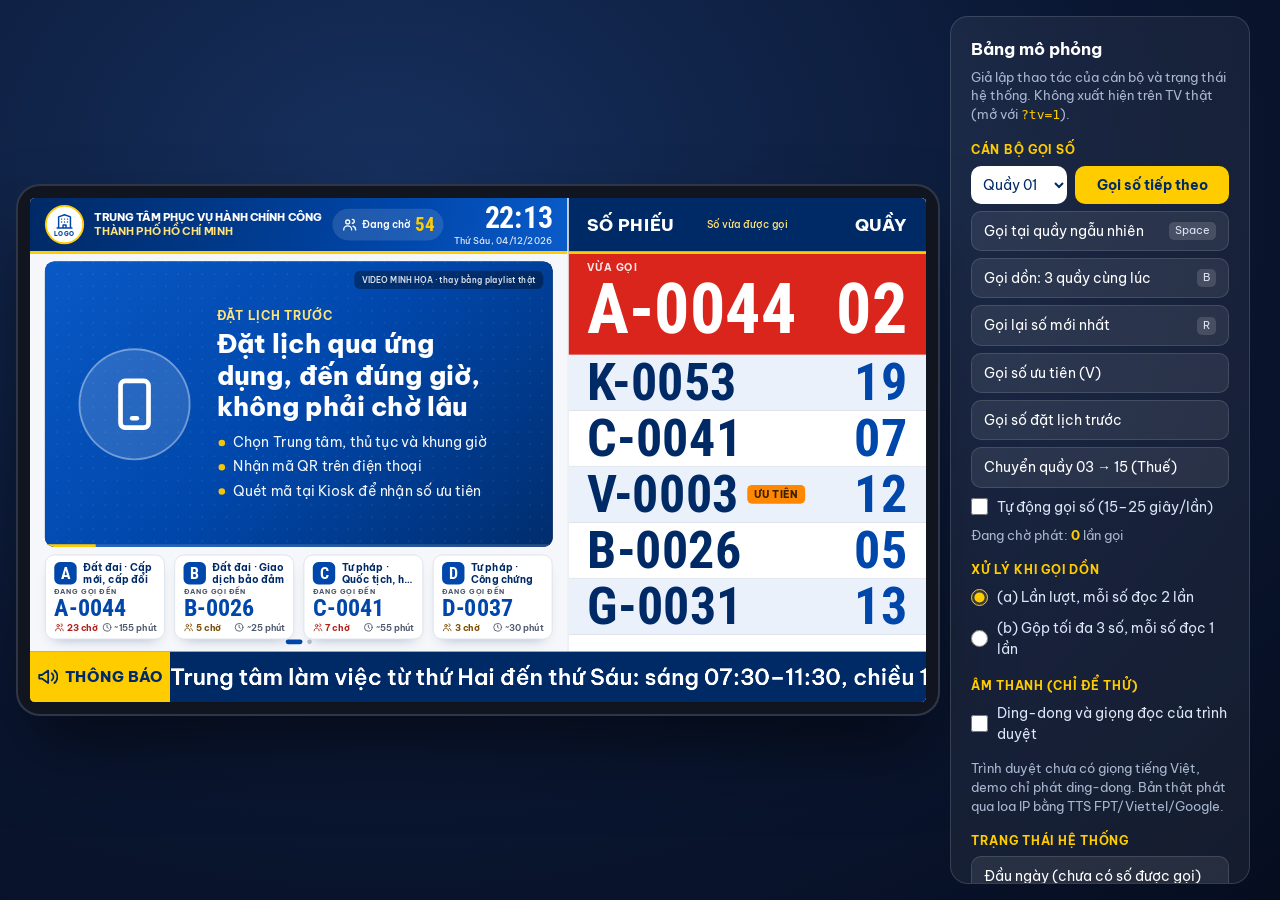
<file: tv-demo/tv.html>
<!doctype html>
<html lang="vi">
<head>
<meta charset="utf-8">
<meta name="viewport" content="width=device-width, initial-scale=1">
<title>Màn hình hiển thị trung tâm – QMS đa điểm (Demo)</title>
<link rel="preconnect" href="https://fonts.googleapis.com">
<link rel="preconnect" href="https://fonts.gstatic.com" crossorigin>
<link href="https://fonts.googleapis.com/css2?family=Be+Vietnam+Pro:wght@400;500;600;700;800&family=Roboto+Condensed:wght@700&display=swap" rel="stylesheet">
<link rel="stylesheet" href="tv.css">
</head>
<body>

<!-- Bộ icon nét, nhúng sẵn để chạy được khi không có Internet -->
<svg width="0" height="0" style="position:absolute" aria-hidden="true">
  <defs>
    <symbol id="i-building" viewBox="0 0 24 24"><path d="M4 21V6l8-3 8 3v15M2 21h20M10 21v-4h4v4M8 9h.01M12 9h.01M16 9h.01M8 13h.01M12 13h.01M16 13h.01"/></symbol>
    <symbol id="i-users" viewBox="0 0 24 24"><circle cx="9" cy="8" r="3"/><path d="M3 20c0-3.3 2.7-6 6-6s6 2.7 6 6M16 4a3 3 0 0 1 0 6M21 20c0-2.6-1.7-4.8-4-5.6"/></symbol>
    <symbol id="i-clock" viewBox="0 0 24 24"><circle cx="12" cy="12" r="9"/><path d="M12 7v5l3 2"/></symbol>
    <symbol id="i-arrow" viewBox="0 0 24 24"><path d="M4 12h15M13 6l6 6-6 6"/></symbol>
    <symbol id="i-mega" viewBox="0 0 24 24"><path d="M3 10v4h3l7 5V5L6 10z"/><path d="M17 8a5 5 0 0 1 0 8M20 5a9 9 0 0 1 0 14"/></symbol>
    <symbol id="i-alert" viewBox="0 0 24 24"><path d="M12 3l10 18H2z"/><path d="M12 10v4M12 18h.01"/></symbol>
    <symbol id="i-wifi-off" viewBox="0 0 24 24"><path d="M3 3l18 18M8.5 16.5a5 5 0 0 1 7 0M5 12.5a10 10 0 0 1 5-2.6M14 10a10 10 0 0 1 5 2.5M2 8.8a15 15 0 0 1 4.2-2.6M10.7 5A15 15 0 0 1 22 8.8M12 20h.01"/></symbol>
    <symbol id="i-moon" viewBox="0 0 24 24"><path d="M20 14.5A8 8 0 0 1 9.5 4 8 8 0 1 0 20 14.5z"/></symbol>
    <symbol id="i-coffee" viewBox="0 0 24 24"><path d="M4 9h13v5a5 5 0 0 1-5 5H9a5 5 0 0 1-5-5z"/><path d="M17 10h1.5a2.5 2.5 0 0 1 0 5H17M8 3v3M12 3v3"/></symbol>
    <symbol id="i-phone" viewBox="0 0 24 24"><rect x="6" y="2" width="12" height="20" rx="2"/><path d="M11 18h2"/></symbol>
    <symbol id="i-ticket" viewBox="0 0 24 24"><path d="M3 7a2 2 0 0 0 2-2h14a2 2 0 0 0 2 2v3a2 2 0 0 0 0 4v3a2 2 0 0 0-2 2H5a2 2 0 0 0-2-2v-3a2 2 0 0 0 0-4z"/><path d="M9 5v14" stroke-dasharray="2 2"/></symbol>
    <symbol id="i-qr" viewBox="0 0 24 24"><rect x="3" y="3" width="7" height="7" rx="1"/><rect x="14" y="3" width="7" height="7" rx="1"/><rect x="3" y="14" width="7" height="7" rx="1"/><path d="M14 14h3v3h-3zM20 14v.01M14 20h.01M17 20h4v-3"/></symbol>
    <symbol id="i-card" viewBox="0 0 24 24"><rect x="2" y="5" width="20" height="14" rx="2"/><path d="M2 10h20M6 15h4"/></symbol>
    <symbol id="i-star" viewBox="0 0 24 24"><path d="M12 3l2.7 5.6 6.1.9-4.4 4.3 1 6.1L12 17l-5.4 2.9 1-6.1L3.2 9.5l6.1-.9z"/></symbol>
    <symbol id="i-file" viewBox="0 0 24 24"><path d="M14 3H6a1 1 0 0 0-1 1v16a1 1 0 0 0 1 1h12a1 1 0 0 0 1-1V8z"/><path d="M14 3v5h5M9 13h6M9 17h4"/></symbol>
    <symbol id="i-exit" viewBox="0 0 24 24"><path d="M14 4h5v16h-5M10 8l-4 4 4 4M6 12h10"/></symbol>
  </defs>
</svg>

<div class="stage">
  <div class="tv-frame" id="frame">
    <div class="tv" id="tv">

      <!-- ===== HEADER (trái, 1152 × 120) ===== -->
      <header class="hdr">
        <div class="logo" title="Thay bằng logo chính thức"><svg class="ic"><use href="#i-building"/></svg><span>LOGO</span></div>
        <div class="org">
          <strong>TRUNG TÂM PHỤC VỤ HÀNH CHÍNH CÔNG</strong>
          <span>THÀNH PHỐ HỒ CHÍ MINH</span>
        </div>
        <div class="total" id="total"><svg class="ic"><use href="#i-users"/></svg><span>Đang chờ</span><b id="totalNum">0</b></div>
        <div class="clock"><b id="clockTime">--:--</b><span id="clockDate"></span></div>
      </header>

      <!-- ===== VIDEO (1088 × 612) ===== -->
      <section class="media" id="media">
        <div class="slides" id="slides"></div>
        <div class="media-chip">VIDEO MINH HỌA · thay bằng playlist thật</div>
        <div class="media-bar"><i id="mediaBar"></i></div>
      </section>

      <!-- ===== DẢI TÌNH HÌNH HÀNG ĐỢI (1088 × 192) ===== -->
      <section class="strip" id="strip">
        <div class="cards" id="cards"></div>
        <div class="dots" id="dots"></div>
      </section>

      <!-- ===== DANH SÁCH SỐ VỪA GỌI (phải, 768 × 972) ===== -->
      <section class="board" id="board">
        <div class="board-head">
          <span>SỐ PHIẾU</span>
          <small>Số vừa được gọi</small>
          <span>QUẦY</span>
        </div>
        <div class="board-body" id="boardBody"></div>

        <!-- Trạng thái thay thế danh sách -->
        <div class="board-state" id="boardState">
          <div class="bs-ic" id="bsIc"></div>
          <h3 id="bsTitle"></h3>
          <p id="bsText"></p>
          <div class="bs-hours" id="bsHours">
            <div><span>Buổi sáng</span><b>07:30 – 11:30</b></div>
            <div><span>Buổi chiều</span><b>13:30 – 16:30</b></div>
          </div>
        </div>

        <!-- Banner mất kết nối -->
        <div class="conn" id="conn">
          <span class="spin"></span>
          <div><b>Đang kết nối lại…</b><span id="connText"></span></div>
        </div>
      </section>

      <!-- ===== CHỮ CHẠY CHÂN TRANG (1920 × 108) ===== -->
      <footer class="ftr" id="ftr">
        <div class="ftr-label"><svg class="ic"><use href="#i-mega"/></svg><span id="ftrLabel">THÔNG BÁO</span></div>
        <div class="ftr-track"><div class="ftr-text" id="ftrText"></div></div>
      </footer>

      <!-- ===== KHUNG GỌI SỐ ===== -->
      <div class="call" id="call" aria-live="assertive">
        <div class="call-card" id="callCard"></div>
      </div>

      <!-- ===== THÔNG BÁO KHẨN TOÀN MÀN HÌNH ===== -->
      <div class="evac" id="evac">
        <svg class="ic"><use href="#i-exit"/></svg>
        <h2>THÔNG BÁO KHẨN</h2>
        <p>Đề nghị Quý công dân giữ bình tĩnh, di chuyển theo hướng dẫn của cán bộ và biển chỉ dẫn lối thoát hiểm.</p>
        <small>EMERGENCY · Please follow staff instructions and exit signs.</small>
      </div>
    </div>
  </div>

  <!-- ===== BẢNG MÔ PHỎNG (ẩn khi mở ?tv=1) ===== -->
  <aside class="sim" id="sim">
    <h4>Bảng mô phỏng</h4>
    <p class="note">Giả lập thao tác của cán bộ và trạng thái hệ thống. Không xuất hiện trên TV thật (mở với <code>?tv=1</code>).</p>

    <div class="grp">
      <span class="lbl">Cán bộ gọi số</span>
      <div class="row">
        <select id="counterSel" aria-label="Chọn quầy"></select>
        <button data-sim="next" class="pri">Gọi số tiếp theo</button>
      </div>
      <button data-sim="random">Gọi tại quầy ngẫu nhiên <kbd>Space</kbd></button>
      <button data-sim="burst">Gọi dồn: 3 quầy cùng lúc <kbd>B</kbd></button>
      <button data-sim="recall">Gọi lại số mới nhất <kbd>R</kbd></button>
      <button data-sim="priority">Gọi số ưu tiên (V)</button>
      <button data-sim="booking">Gọi số đặt lịch trước</button>
      <button data-sim="transfer">Chuyển quầy 03 → 15 (Thuế)</button>
      <label><input type="checkbox" id="autoCall"> Tự động gọi số (15–25 giây/lần)</label>
      <div class="qinfo">Đang chờ phát: <b id="qCount">0</b> lần gọi</div>
    </div>

    <div class="grp">
      <span class="lbl">Xử lý khi gọi dồn</span>
      <label><input type="radio" name="policy" value="seq" checked> (a) Lần lượt, mỗi số đọc 2 lần</label>
      <label><input type="radio" name="policy" value="merge"> (b) Gộp tối đa 3 số, mỗi số đọc 1 lần</label>
    </div>

    <div class="grp">
      <span class="lbl">Âm thanh (chỉ để thử)</span>
      <label><input type="checkbox" id="sound"> Ding-dong và giọng đọc của trình duyệt</label>
      <p class="note" id="voiceNote">Bản thật phát qua loa IP bằng TTS FPT/Viettel/Google.</p>
    </div>

    <div class="grp">
      <span class="lbl">Trạng thái hệ thống</span>
      <button data-sim="dayStart">Đầu ngày (chưa có số được gọi)</button>
      <label><input type="checkbox" data-state="lunch"> Nghỉ trưa</label>
      <label><input type="checkbox" data-state="closed"> Ngoài giờ làm việc</label>
      <label><input type="checkbox" data-state="offline"> Mất kết nối Local Server</label>
      <label><input type="checkbox" data-state="urgent"> Chữ chạy khẩn</label>
      <label><input type="checkbox" data-state="evac"> Thông báo khẩn toàn màn hình</label>
    </div>
    <div class="toast" id="toast"></div>
  </aside>
</div>

<script src="tv.js"></script>
</body>
</html>
</file>
<file: kiosk-demo/kiosk.css>
/* =========================================================
   KIOSK LẤY SỐ – QMS ĐA ĐIỂM (Bản demo giao diện)
   Canvas thiết kế: 1080 × 1920 px (màn hình 27" dọc, 9:16)
   Mọi kích thước tính theo canvas; JS tự scale cho vừa màn hình.
   ========================================================= */

:root {
  /* Bảng màu theo tài liệu đặc tả (mục V.1.1) */
  --cobalt: #0047AB;
  --cobalt-700: #003A8C;
  --cobalt-900: #002A66;
  --cobalt-100: #CFE0F7;
  --cobalt-50: #EAF1FB;
  --gold: #FFCC00;
  --orange: #FF8800;
  --orange-ink: #7A3E00;
  --orange-50: #FFF4E5;
  --red: #DA251D;
  --red-50: #FDECEA;
  --green: #1B873F;
  --green-50: #E7F5EC;
  --amber-ink: #7A4B00;
  --amber-50: #FFF6D6;

  --bg: #F5F7FA;
  --surface: #FFFFFF;
  --line: #DCE3EC;
  --ink: #14213D;
  --ink-2: #4A5568;

  --font: "Be Vietnam Pro", "Roboto", "Inter", "Segoe UI", sans-serif;
  --num: "Oswald", "Roboto Condensed", sans-serif;

  --r-lg: 28px;
  --r-xl: 32px;
  --shadow: 0 2px 0 rgba(0, 40, 100, .04), 0 22px 44px -26px rgba(0, 40, 100, .45);
  --ease: cubic-bezier(.2, .8, .2, 1);
}

* { box-sizing: border-box; margin: 0; padding: 0; }
html, body { height: 100%; }
body {
  font-family: var(--font);
  background: radial-gradient(ellipse at 30% 20%, #16305E 0%, #0A1631 60%, #060D1F 100%);
  overflow: hidden;
  color: var(--ink);
}
button { font: inherit; color: inherit; border: 0; background: none; cursor: pointer; }
.ic { width: 1em; height: 1em; fill: none; stroke: currentColor; stroke-width: 2; stroke-linecap: round; stroke-linejoin: round; flex: none; }

/* ---------- Sân khấu demo & khung kiosk ---------- */
.stage { height: 100vh; display: flex; align-items: center; justify-content: center; gap: 28px; padding: 16px; }
.kiosk-frame { position: relative; flex: none; border-radius: 18px; box-shadow: 0 0 0 10px #1D2433, 0 0 0 12px #39445C, 0 40px 80px rgba(0,0,0,.55); }
body.is-kiosk .stage { padding: 0; }
body.is-kiosk .kiosk-frame { border-radius: 0; box-shadow: none; }
body.is-kiosk .demo-panel { display: none; }

.kiosk {
  position: absolute; top: 0; left: 0;
  width: 1080px; height: 1920px;
  transform-origin: 0 0;
  background: var(--bg);
  overflow: hidden;
  user-select: none; -webkit-user-select: none;
  -webkit-tap-highlight-color: transparent;
  border-radius: inherit;
  font-size: 32px; line-height: 1.45;
}

/* ---------- Header 160px ---------- */
.k-header {
  position: relative; z-index: 5;
  height: 160px; padding: 0 44px;
  display: flex; align-items: center; justify-content: space-between; gap: 20px;
  background: linear-gradient(100deg, var(--cobalt-900) 0%, var(--cobalt) 55%, #0A5BC9 100%);
  color: #fff;
  border-bottom: 6px solid var(--gold);
}
.k-header::after { /* hoa văn chấm mờ */
  content: ""; position: absolute; inset: 0; pointer-events: none;
  background-image: radial-gradient(rgba(255,255,255,.09) 2px, transparent 2px);
  background-size: 22px 22px;
  mask-image: linear-gradient(90deg, transparent 40%, #000);
  -webkit-mask-image: linear-gradient(90deg, transparent 40%, #000);
}
.brand { flex: 1; display: flex; align-items: center; gap: 18px; position: relative; z-index: 1; min-width: 0; }
.logo {
  width: 100px; height: 100px; border-radius: 50%; flex: none;
  background: #fff; color: var(--cobalt); border: 4px solid var(--gold);
  display: flex; flex-direction: column; align-items: center; justify-content: center;
  font-size: 46px;
}
.logo span { font-size: 15px; font-weight: 800; letter-spacing: .1em; line-height: 1; margin-top: 2px; }
.brand-text { display: flex; flex-direction: column; min-width: 0; }
.brand-text strong { font-size: 23px; font-weight: 800; line-height: 1.35; }
.brand-text .org2 { font-size: 23px; font-weight: 700; line-height: 1.35; color: #FFE27A; }
.net-pill {
  display: inline-flex; align-items: center; align-self: flex-start;
  margin-top: 6px; height: 34px; padding: 0 14px; border-radius: 17px;
  background: rgba(255,255,255,.14); font-size: 19px; font-weight: 500;
}
.net-pill i { width: 12px; height: 12px; border-radius: 50%; background: #4ADE80; margin-right: 10px; box-shadow: 0 0 0 4px rgba(74,222,128,.25); animation: pulseDot 2s infinite; }
.net-pill b { font-weight: 700; }
.kiosk.is-offline .net-pill { background: var(--gold); color: var(--cobalt-900); }
.kiosk.is-offline .net-pill i { background: var(--red); box-shadow: 0 0 0 4px rgba(218,37,29,.25); }

.hdr-right { display: flex; align-items: center; gap: 16px; position: relative; z-index: 1; flex: none; }
.clock { text-align: right; line-height: 1; }
.clock-time { display: block; font-family: var(--num); font-size: 54px; font-weight: 600; font-variant-numeric: tabular-nums; letter-spacing: .02em; }
.clock-date { display: block; font-size: 20px; font-weight: 500; opacity: .85; margin-top: 6px; white-space: nowrap; }
.lang { display: flex; gap: 4px; padding: 6px; height: 76px; border-radius: 38px; border: 2px solid rgba(255,255,255,.45); background: rgba(255,255,255,.08); }
.lang span { min-width: 60px; height: 60px; border-radius: 30px; display: grid; place-items: center; font-size: 26px; font-weight: 800; transition: background .25s, color .25s; }
.lang span.on { background: #fff; color: var(--cobalt); }

/* ---------- Khung màn hình & chuyển cảnh ---------- */
.screens { position: absolute; top: 160px; left: 0; right: 0; bottom: 0; }
.screen {
  position: absolute; inset: 0;
  display: flex; flex-direction: column;
  padding: 36px 48px 32px;
  opacity: 0; visibility: hidden; transform: translateX(70px);
  transition: opacity .42s var(--ease), transform .42s var(--ease), visibility 0s linear .42s;
}
.screen.is-active { opacity: 1; visibility: visible; transform: none; transition-delay: 0s; }
.screen--center { align-items: center; justify-content: center; text-align: center; }

/* ---------- Tiêu đề bước ---------- */
.step-head { display: flex; align-items: flex-end; justify-content: space-between; gap: 24px; min-height: 128px; margin-bottom: 30px; }
.step-head h2 { font-size: 52px; font-weight: 800; line-height: 1.25; color: var(--cobalt-900); }
.step-head p { font-size: 30px; color: var(--ink-2); margin-top: 6px; }
.crumb { display: inline-flex; align-items: center; gap: 10px; font-size: 30px; font-weight: 700; color: var(--cobalt); margin-bottom: 6px; }
.steps { flex: none; display: flex; flex-direction: column; align-items: flex-end; gap: 10px; padding-bottom: 8px; }
.steps-label { font-size: 26px; font-weight: 600; color: var(--ink-2); }
.steps-bar { display: flex; gap: 10px; }
.steps-bar i { width: 54px; height: 12px; border-radius: 6px; background: var(--line); transition: background .4s; }
.steps[data-step="1"] i:nth-child(-n+1),
.steps[data-step="2"] i:nth-child(-n+2),
.steps[data-step="3"] i:nth-child(-n+3) { background: var(--cobalt); }

/* ---------- Hiệu ứng xuất hiện so le ---------- */
.screen.is-active .rise { animation: rise .55s var(--ease) both; animation-delay: calc(var(--i, 0) * 70ms + 80ms); }
@keyframes rise { from { opacity: 0; transform: translateY(36px) scale(.98); } to { opacity: 1; transform: none; } }

/* ---------- Hiệu ứng chạm (ripple) ---------- */
.pressable { position: relative; overflow: hidden; transition: transform .14s ease, box-shadow .2s, border-color .2s; }
.pressable.is-pressed { transform: scale(.97); }
.ripple { position: absolute; border-radius: 50%; pointer-events: none; transform: translate(-50%, -50%) scale(0); background: currentColor; opacity: .18; animation: ripple .6s ease-out forwards; }
@keyframes ripple { to { transform: translate(-50%, -50%) scale(1); opacity: 0; } }

/* =========================================================
   S0. MÀN HÌNH CHỜ
   ========================================================= */
.screen--idle { padding: 0; background: linear-gradient(170deg, #0A57C2 0%, var(--cobalt) 40%, var(--cobalt-900) 100%); color: #fff; cursor: pointer; }
.idle-bg { position: absolute; inset: 0; overflow: hidden; }
.blob { position: absolute; border-radius: 50%; filter: blur(70px); opacity: .55; }
.b1 { width: 620px; height: 620px; background: #2F80ED; top: -140px; left: -160px; animation: drift1 16s ease-in-out infinite alternate; }
.b2 { width: 520px; height: 520px; background: #00A3FF; top: 420px; right: -200px; animation: drift2 19s ease-in-out infinite alternate; }
.b3 { width: 420px; height: 420px; background: rgba(255, 204, 0, .55); bottom: 380px; left: 120px; animation: drift3 22s ease-in-out infinite alternate; opacity: .28; }
@keyframes drift1 { to { transform: translate(180px, 160px) scale(1.15); } }
@keyframes drift2 { to { transform: translate(-220px, -120px) scale(.9); } }
@keyframes drift3 { to { transform: translate(260px, -140px) scale(1.2); } }
.skyline { position: absolute; left: 0; right: 0; bottom: 0; width: 100%; height: 560px; }
.river { animation: wave 6s ease-in-out infinite alternate; transform-origin: center bottom; }
@keyframes wave { to { transform: translateX(-30px) scaleY(1.4); } }

.idle-content { position: relative; z-index: 1; display: flex; flex-direction: column; align-items: center; text-align: center; padding: 150px 64px 0; }
.idle-kicker { font-size: 34px; font-weight: 600; color: #FFE27A; letter-spacing: .04em; text-transform: uppercase; animation: rise .8s var(--ease) both .1s; }
.idle-title { font-size: 112px; font-weight: 800; line-height: 1.15; margin-top: 20px; text-wrap: balance; animation: rise .8s var(--ease) both .2s; }
.idle-sub { font-size: 32px; opacity: .9; margin-top: 28px; max-width: 760px; animation: rise .8s var(--ease) both .3s; }

.idle-cta { position: relative; margin-top: 110px; width: 760px; height: 200px; animation: rise .8s var(--ease) both .45s; }
.cta-core {
  position: relative; z-index: 2; height: 100%; border-radius: 100px;
  display: flex; align-items: center; justify-content: center; gap: 24px;
  background: var(--gold); color: var(--cobalt-900);
  font-size: 44px; font-weight: 800; letter-spacing: .01em;
  box-shadow: 0 26px 50px -18px rgba(0, 0, 0, .55), inset 0 -6px 0 rgba(0, 0, 0, .1);
  animation: breathe 2.4s ease-in-out infinite;
}
.cta-core .ic { font-size: 64px; animation: tap 2.4s ease-in-out infinite; }
.ring { position: absolute; inset: 0; border-radius: 100px; border: 4px solid rgba(255, 204, 0, .8); animation: ring 2.4s ease-out infinite; }
.r2 { animation-delay: .8s; } .r3 { animation-delay: 1.6s; }
@keyframes ring { from { transform: scale(1); opacity: .9; } to { transform: scale(1.22, 1.6); opacity: 0; } }
@keyframes breathe { 50% { transform: scale(1.035); } }
@keyframes tap { 0%, 60%, 100% { transform: none; } 70% { transform: translateY(8px) scale(.92); } 80% { transform: none; } }

.idle-qr {
  position: absolute; z-index: 1; left: 48px; right: 48px; bottom: 48px;
  display: flex; align-items: center; gap: 28px;
  padding: 28px 32px; border-radius: var(--r-xl);
  background: rgba(255, 255, 255, .12); border: 2px solid rgba(255, 255, 255, .25);
  backdrop-filter: blur(14px); -webkit-backdrop-filter: blur(14px);
}
.idle-qr-text { flex: 1; display: flex; flex-direction: column; }
.idle-qr-text strong { font-size: 36px; font-weight: 800; line-height: 1.3; }
.idle-qr-text span { font-size: 28px; opacity: .9; line-height: 1.4; }

/* ---------- Ô QR & mũi tên dùng chung ---------- */
.qr-ic { position: relative; flex: none; width: 128px; height: 128px; border-radius: 24px; background: #fff; color: var(--cobalt); display: grid; place-items: center; font-size: 84px; overflow: hidden; }
.qr-ic--light { width: 112px; height: 112px; font-size: 72px; }
.scanline { position: absolute; left: 12px; right: 12px; height: 4px; border-radius: 2px; background: var(--red); box-shadow: 0 0 14px 2px rgba(218, 37, 29, .7); animation: scan 2.2s ease-in-out infinite; }
@keyframes scan { 0%, 100% { top: 14px; } 50% { top: calc(100% - 18px); } }
.qr-arrow { flex: none; width: 92px; height: 92px; border-radius: 50%; display: grid; place-items: center; font-size: 48px; background: var(--cobalt); color: #fff; animation: bob 1.4s ease-in-out infinite; }
.idle-qr .qr-arrow { background: var(--gold); color: var(--cobalt-900); }
.qr-arrow--big { width: 120px; height: 120px; font-size: 64px; margin-top: 40px; }
@keyframes bob { 50% { transform: translateY(14px); } }

/* =========================================================
   S1. MENU LĨNH VỰC
   ========================================================= */
.tile-grid { flex: 1; min-height: 0; display: grid; grid-template-columns: 1fr 1fr; grid-auto-rows: 1fr; gap: 28px; }
.tile {
  display: flex; flex-direction: column; align-items: flex-start; text-align: left;
  padding: 34px 34px 28px; border-radius: var(--r-lg);
  background: var(--surface); border: 2px solid var(--line); box-shadow: var(--shadow);
  color: var(--ink);
}
.tile::after { content: ""; position: absolute; right: -90px; top: -90px; width: 260px; height: 260px; border-radius: 50%; background: radial-gradient(circle, var(--cobalt-50) 0%, transparent 70%); pointer-events: none; z-index: 0; }
.tile > *:not(.load):not(.tile-more):not(.ripple) { position: relative; z-index: 1; }
.tile .load, .tile .tile-more { z-index: 1; }
.tile.is-pressed { border-color: var(--cobalt); }
.tile-ic { width: 104px; height: 104px; border-radius: 26px; display: grid; place-items: center; font-size: 58px; color: #fff; background: linear-gradient(145deg, #1C6FE0, var(--cobalt) 60%, var(--cobalt-700)); box-shadow: 0 14px 26px -12px rgba(0, 71, 171, .75); }
.tile-name { margin-top: 24px; font-size: 44px; font-weight: 800; line-height: 1.25; color: var(--cobalt-900); text-transform: uppercase; }
.tile-dept { margin-top: 4px; font-size: 28px; line-height: 1.35; color: var(--ink-2); }
.tile-meta { margin-top: auto; width: 100%; padding-top: 18px; border-top: 2px dashed var(--line); display: flex; align-items: center; justify-content: space-between; gap: 12px; font-size: 28px; font-weight: 600; }
.tile-meta > span { display: inline-flex; align-items: center; gap: 10px; white-space: nowrap; }
.tile-meta .ic { font-size: 32px; color: var(--cobalt); }
.tile-meta b { font-family: var(--num); font-size: 34px; font-weight: 600; font-variant-numeric: tabular-nums; display: inline-block; }
.tile-more { position: absolute; right: 30px; top: 132px; display: inline-flex; align-items: center; gap: 4px; font-size: 26px; font-weight: 700; color: var(--cobalt); }
.load { position: absolute; top: 34px; right: 30px; height: 46px; padding: 0 16px; border-radius: 23px; display: inline-flex; align-items: center; gap: 8px; font-size: 24px; font-weight: 700; }
.load::before { content: ""; width: 12px; height: 12px; border-radius: 50%; background: currentColor; }
.load--low { background: var(--green-50); color: var(--green); }
.load--mid { background: var(--amber-50); color: var(--amber-ink); }
.load--high { background: var(--red-50); color: #B01E17; }
.tick { animation: tick .7s var(--ease); }
@keyframes tick { 0% { transform: translateY(-10px); opacity: 0; color: var(--red); } 100% { transform: none; opacity: 1; } }

.tile--priority { background: var(--orange-50); border-color: #FFC97A; }
.tile--priority::after { background: radial-gradient(circle, #FFE2B8 0%, transparent 70%); }
.tile--priority .tile-ic { background: linear-gradient(145deg, #FFA53D, var(--orange) 60%, #E06F00); box-shadow: 0 14px 26px -12px rgba(255, 136, 0, .8); }
.tile--priority .tile-name { color: var(--orange-ink); }
.tile--priority .tile-meta { border-color: #FFD59C; color: var(--orange-ink); }
.tile--priority .tile-meta .ic { color: var(--orange); }
.tile--priority.is-pressed { border-color: var(--orange); }

.tile.is-out { background: #EEF1F5; border-style: dashed; box-shadow: none; }
.tile.is-out::after { display: none; }
.tile.is-out .tile-ic { background: #9AA6B6; box-shadow: none; }
.tile.is-out .tile-name { color: var(--ink-2); }
.tile.is-out .tile-meta { color: #B01E17; }

/* ---------- Dải QR (220px) ---------- */
.qr-band {
  flex: none; height: 220px; margin-top: 28px; border-radius: var(--r-lg);
  background: var(--gold); color: var(--cobalt-900); text-align: left;
  box-shadow: 0 22px 40px -22px rgba(170, 110, 0, .8), inset 0 -6px 0 rgba(0, 0, 0, .07);
}
.qr-band::before { /* vệt sáng chạy ngang */
  content: ""; position: absolute; top: 0; bottom: 0; width: 180px; left: -220px;
  background: linear-gradient(100deg, transparent, rgba(255, 255, 255, .55), transparent);
  animation: sweep 4.5s ease-in-out infinite 1.5s;
}
@keyframes sweep { 0% { left: -220px; } 40%, 100% { left: 110%; } }
.qr-on, .qr-off { position: relative; z-index: 1; height: 100%; display: flex; align-items: center; gap: 30px; padding: 0 36px; }
.qr-off { display: none; }
.qr-text { flex: 1; display: flex; flex-direction: column; }
.qr-text strong { font-size: 40px; font-weight: 800; line-height: 1.25; }
.qr-text span { font-size: 28px; font-weight: 500; line-height: 1.4; margin-top: 6px; }
.kiosk.is-offline .qr-band { background: #E7EBF0; color: var(--ink-2); box-shadow: none; border: 2px dashed #B7C1CE; }
.kiosk.is-offline .qr-band::before { display: none; }
.kiosk.is-offline .qr-on { display: none; }
.kiosk.is-offline .qr-off { display: flex; }
.kiosk.is-offline .qr-off .qr-ic { color: var(--red); }
.kiosk.is-offline .idle-qr { opacity: .55; }

/* ---------- Chân trang điều hướng (120px) ---------- */
.k-foot { flex: none; height: 120px; margin-top: 28px; display: flex; align-items: center; gap: 24px; }
.nav-btn { height: 120px; min-width: 260px; padding: 0 36px; border-radius: 26px; border: 3px solid var(--cobalt); background: var(--surface); color: var(--cobalt); display: inline-flex; align-items: center; justify-content: center; gap: 14px; font-size: 32px; font-weight: 700; }
.nav-btn .ic { font-size: 44px; }
.hours { margin-left: auto; text-align: right; display: flex; flex-direction: column; font-size: 26px; color: var(--ink-2); line-height: 1.4; }
.hours b { color: var(--ink); font-weight: 700; }

/* =========================================================
   S2. CHỌN THỦ TỤC
   ========================================================= */
.svc-list { flex: 1; min-height: 0; display: flex; flex-direction: column; gap: 28px; }
.svc-row {
  display: flex; align-items: center; gap: 30px; min-height: 230px;
  padding: 30px 34px; border-radius: var(--r-lg); text-align: left;
  background: var(--surface); border: 2px solid var(--line); box-shadow: var(--shadow);
}
.svc-row.is-pressed { border-color: var(--cobalt); }
.svc-code { flex: none; width: 136px; height: 136px; border-radius: 30px; display: grid; place-items: center; font-family: var(--num); font-size: 84px; font-weight: 600; color: #fff; background: linear-gradient(145deg, #1C6FE0, var(--cobalt) 60%, var(--cobalt-700)); }
.svc-main { flex: 1; min-width: 0; }
.svc-name { display: block; font-size: 40px; font-weight: 800; line-height: 1.3; color: var(--cobalt-900); }
.svc-sub { display: block; font-size: 28px; color: var(--ink-2); margin-top: 6px; }
.quota { display: flex; align-items: center; gap: 16px; white-space: nowrap; margin-top: 16px; font-size: 26px; font-weight: 600; color: var(--ink-2); }
.quota-bar { width: 200px; flex: none; height: 14px; border-radius: 7px; background: var(--line); overflow: hidden; }
.quota-bar i { display: block; height: 100%; border-radius: 7px; background: var(--cobalt); transform-origin: left; }
.screen.is-active .quota-bar i { animation: grow 1s var(--ease) both .4s; }
@keyframes grow { from { transform: scaleX(0); } }
.quota.is-low { color: #B01E17; }
.quota.is-low .quota-bar i { background: var(--red); }
.svc-stats { flex: none; display: flex; flex-direction: column; align-items: flex-end; gap: 12px; font-size: 28px; font-weight: 600; }
.svc-stats > span { display: inline-flex; align-items: center; gap: 10px; white-space: nowrap; }
.svc-stats .ic { font-size: 32px; color: var(--cobalt); }
.svc-stats b { font-family: var(--num); font-size: 36px; font-weight: 600; }
.svc-go { flex: none; width: 72px; height: 72px; border-radius: 50%; background: var(--cobalt-50); color: var(--cobalt); display: grid; place-items: center; font-size: 40px; }
.svc-row.is-out { background: #EEF1F5; border-style: dashed; box-shadow: none; }
.svc-row.is-out .svc-code { background: #9AA6B6; }
.svc-row.is-out .svc-name { color: var(--ink-2); }
.svc-row.is-out .svc-go { display: none; }
.out-label { color: #B01E17; font-weight: 700; }

.ask-card { flex: none; margin-top: 28px; display: flex; align-items: center; gap: 20px; padding: 26px 32px; border-radius: 24px; background: var(--cobalt-50); color: var(--cobalt-900); font-size: 28px; font-weight: 500; }
.ask-card .ic { font-size: 48px; color: var(--cobalt); }

/* =========================================================
   S3. ĐỊNH DANH + IN PHIẾU
   ========================================================= */
.sel-card { flex: none; display: flex; align-items: center; gap: 28px; padding: 26px 30px; border-radius: var(--r-lg); background: var(--cobalt-50); border: 2px solid var(--cobalt-100); }
.sel-card .svc-code { width: 112px; height: 112px; font-size: 68px; border-radius: 26px; }
.sel-card .sel-label { display: block; font-size: 26px; font-weight: 600; color: var(--ink-2); }
.sel-card .sel-name { display: block; font-size: 36px; font-weight: 800; line-height: 1.3; color: var(--cobalt-900); }
.sel-card .sel-sub { display: block; font-size: 28px; color: var(--ink-2); margin-top: 2px; }
.sel-card.is-priority { background: var(--orange-50); border-color: #FFC97A; }
.sel-card.is-priority .svc-code { background: linear-gradient(145deg, #FFA53D, var(--orange)); font-size: 60px; }
.sel-card.is-priority .sel-name { color: var(--orange-ink); }

.id-panel { flex: 1; min-height: 0; margin-top: 28px; padding: 40px 48px 32px; border-radius: var(--r-xl); background: var(--surface); border: 2px solid var(--line); box-shadow: var(--shadow); display: flex; flex-direction: column; align-items: center; text-align: center; }
.id-panel h3 { font-size: 38px; font-weight: 800; line-height: 1.3; color: var(--cobalt-900); }

.reader-ill { position: relative; width: 460px; height: 300px; margin: 28px 0 22px; }
.ill-reader { position: absolute; left: 30px; right: 30px; bottom: 0; height: 120px; border-radius: 26px; background: linear-gradient(180deg, #2A3550, #141B2C); box-shadow: 0 20px 30px -18px rgba(0, 0, 0, .6); }
.ill-reader .slot { position: absolute; left: 60px; right: 60px; top: 22px; height: 14px; border-radius: 7px; background: #05080F; box-shadow: inset 0 2px 4px rgba(0, 0, 0, .8); }
.ill-reader .led { position: absolute; right: 40px; bottom: 26px; width: 18px; height: 18px; border-radius: 50%; background: var(--gold); box-shadow: 0 0 12px var(--gold); animation: pulseDot 1.2s infinite; }
.ill-card { position: absolute; z-index: 1; left: 50%; top: 0; width: 300px; height: 190px; margin-left: -150px; border-radius: 18px; background: linear-gradient(135deg, #E9F1FF, #BFD6F7); border: 3px solid #8FB3E8; box-shadow: 0 16px 26px -14px rgba(0, 40, 100, .6); animation: insert 2.8s var(--ease) infinite; }
.ill-card .chip { position: absolute; left: 30px; top: 60px; width: 62px; height: 48px; border-radius: 8px; background: linear-gradient(135deg, #F3D46C, #C99A1E); }
.ill-card .l1, .ill-card .l2, .ill-card .l3 { position: absolute; left: 120px; height: 12px; border-radius: 6px; background: #8FB3E8; }
.ill-card .l1 { top: 56px; width: 140px; } .ill-card .l2 { top: 84px; width: 110px; } .ill-card .l3 { top: 112px; width: 128px; }
@keyframes insert { 0%, 15% { transform: translateY(-10px); } 55%, 80% { transform: translateY(95px); } 100% { transform: translateY(-10px); } }
.ill-reader { z-index: 2; } /* thân đầu đọc che phần thẻ đã cắm vào khe */
.ill-ok { position: absolute; z-index: 4; left: 50%; top: 40px; width: 120px; height: 120px; margin-left: -60px; border-radius: 50%; background: var(--green); color: #fff; display: grid; place-items: center; font-size: 72px; transform: scale(0); transition: transform .45s cubic-bezier(.3, 1.6, .5, 1); box-shadow: 0 0 0 14px rgba(27, 135, 63, .18); }
.reader-ill.is-read .ill-card { animation: none; transform: translateY(95px); }
.reader-ill.is-read .ill-ok { transform: scale(1); }
.reader-ill.is-reading .ill-card { animation: none; transform: translateY(95px); }
.reader-ill.is-reading .led { background: #4ADE80; box-shadow: 0 0 14px #4ADE80; animation-duration: .35s; }

.card-status { display: inline-flex; align-items: center; gap: 14px; min-height: 76px; padding: 10px 32px; border-radius: 38px; font-size: 30px; font-weight: 700; transition: background .3s, color .3s; }
.card-status .cs-ic { width: 28px; height: 28px; border-radius: 50%; flex: none; }
.card-status[data-state="wait"] { background: var(--bg); color: var(--ink-2); }
.card-status[data-state="wait"] .cs-ic { border: 4px solid #9AA6B6; }
.card-status[data-state="reading"] { background: var(--cobalt-50); color: var(--cobalt); }
.card-status[data-state="reading"] .cs-ic { border: 4px solid var(--cobalt-100); border-top-color: var(--cobalt); animation: spin .8s linear infinite; }
.card-status[data-state="ok"] { background: var(--green-50); color: var(--green); }
.card-status[data-state="ok"] .cs-ic { background: var(--green); }
@keyframes spin { to { transform: rotate(360deg); } }

.or-line { width: 100%; display: flex; align-items: center; gap: 20px; margin: 26px 0 18px; font-size: 26px; font-weight: 600; color: var(--ink-2); }
.or-line::before, .or-line::after { content: ""; flex: 1; height: 2px; background: var(--line); }
.vneid-line { display: flex; align-items: center; gap: 16px; font-size: 30px; font-weight: 600; color: var(--ink); }
.vneid-line .ic { font-size: 44px; color: var(--red); }
.privacy { margin-top: auto; padding-top: 18px; display: flex; align-items: flex-start; gap: 12px; font-size: 26px; line-height: 1.4; color: var(--ink-2); text-align: left; }
.privacy .ic { font-size: 30px; margin-top: 4px; }

.print-btn {
  flex: none; height: 200px; margin-top: 28px; border-radius: var(--r-xl);
  display: flex; align-items: center; justify-content: center; gap: 26px;
  background: linear-gradient(180deg, #0A5BC9, var(--cobalt) 60%, var(--cobalt-700)); color: #fff;
  box-shadow: 0 26px 44px -20px rgba(0, 71, 171, .9), inset 0 -8px 0 rgba(0, 0, 0, .15);
}
.print-btn .ic { font-size: 84px; position: relative; z-index: 1; }
.pb-text { position: relative; z-index: 1; display: flex; flex-direction: column; text-align: left; }
.pb-text b { font-size: 60px; font-weight: 800; line-height: 1.1; letter-spacing: .02em; }
.pb-text small { font-size: 26px; font-weight: 500; opacity: .9; margin-top: 6px; }
.shine { position: absolute; top: 0; bottom: 0; width: 200px; left: -260px; background: linear-gradient(100deg, transparent, rgba(255, 255, 255, .35), transparent); animation: sweep 3.2s ease-in-out infinite 1s; }
.print-btn.is-priority { background: linear-gradient(180deg, #FFA53D, var(--orange) 60%, #E06F00); color: #3D1F00; box-shadow: 0 26px 44px -20px rgba(224, 111, 0, .9), inset 0 -8px 0 rgba(0, 0, 0, .1); }
.print-btn.is-busy { pointer-events: none; filter: saturate(.7); }

/* =========================================================
   Q1. KIỂM TRA QR
   ========================================================= */
.center-title { text-wrap: balance; font-size: 52px; font-weight: 800; line-height: 1.25; color: var(--cobalt-900); margin-top: 48px; max-width: 900px; }
.center-sub { font-size: 32px; color: var(--ink-2); margin-top: 18px; max-width: 860px; line-height: 1.45; }
.center-sub--sm { font-size: 28px; display: flex; align-items: center; gap: 12px; justify-content: center; margin-top: 36px; }
.center-sub--sm .ic { font-size: 36px; color: var(--cobalt); }

.phone-ill { position: relative; }
.phone { position: relative; width: 300px; height: 520px; border-radius: 48px; background: #141B2C; padding: 22px; box-shadow: 0 30px 60px -24px rgba(0, 20, 60, .7); animation: floatY 3s ease-in-out infinite; }
.phone::before { content: ""; position: absolute; top: 14px; left: 50%; width: 80px; height: 10px; margin-left: -40px; border-radius: 5px; background: #2A3550; }
.phone-qr { height: 100%; border-radius: 30px; background: #fff; display: grid; place-items: center; font-size: 210px; color: var(--ink); }
.laser { position: absolute; left: 10px; right: 10px; height: 6px; border-radius: 3px; background: var(--red); box-shadow: 0 0 22px 6px rgba(218, 37, 29, .55); animation: laser 1.6s ease-in-out infinite; }
@keyframes laser { 0%, 100% { top: 60px; } 50% { top: 450px; } }
@keyframes floatY { 50% { transform: translateY(-14px); } }

.check-list { list-style: none; margin-top: 40px; width: 720px; display: flex; flex-direction: column; gap: 18px; }
.check-list li { display: flex; align-items: center; gap: 22px; padding: 22px 30px; border-radius: 22px; background: var(--surface); border: 2px solid var(--line); font-size: 32px; font-weight: 600; text-align: left; opacity: .45; transition: opacity .3s, border-color .3s, background .3s; }
.check-list .cl-ic { width: 56px; height: 56px; border-radius: 50%; flex: none; display: grid; place-items: center; font-size: 34px; border: 4px solid var(--line); color: transparent; }
.check-list li.is-run { opacity: 1; }
.check-list li.is-run .cl-ic { border-color: var(--cobalt-100); border-top-color: var(--cobalt); animation: spin .8s linear infinite; }
.check-list li.is-ok { opacity: 1; border-color: #A9DDB9; background: var(--green-50); }
.check-list li.is-ok .cl-ic { background: var(--green); border-color: var(--green); color: #fff; animation: pop .4s cubic-bezier(.3, 1.6, .5, 1); }
.check-list li.is-fail { opacity: 1; border-color: #F4B4AF; background: var(--red-50); }
.check-list li.is-fail .cl-ic { background: var(--red); border-color: var(--red); color: #fff; animation: pop .4s cubic-bezier(.3, 1.6, .5, 1); }
@keyframes pop { from { transform: scale(.3); } }

/* =========================================================
   S4. ĐANG IN
   ========================================================= */
.printer-ill { position: relative; width: 520px; height: 560px; }
.printer-body { position: relative; z-index: 2; height: 170px; border-radius: 34px; background: linear-gradient(180deg, #2A3550, #141B2C); box-shadow: 0 26px 40px -22px rgba(0, 0, 0, .7); }
.p-slot { position: absolute; left: 70px; right: 70px; bottom: 34px; height: 18px; border-radius: 9px; background: #05080F; }
.p-led { position: absolute; right: 44px; top: 36px; width: 20px; height: 20px; border-radius: 50%; background: #4ADE80; box-shadow: 0 0 14px #4ADE80; animation: pulseDot .5s infinite; }
.paper-clip { position: absolute; left: 90px; right: 90px; top: 136px; bottom: 0; overflow: hidden; z-index: 1; }
.paper { position: relative; height: 400px; background: #fff; border-radius: 0 0 14px 14px; box-shadow: 0 18px 30px -16px rgba(0, 20, 60, .45); display: flex; flex-direction: column; align-items: center; padding-top: 48px; transform: translateY(-100%); }
.screen.is-active .paper { animation: feed 1.5s var(--ease) forwards .15s; }
@keyframes feed { to { transform: translateY(0); } }
.paper::after { content: ""; position: absolute; left: 0; right: 0; bottom: -10px; height: 20px; background: radial-gradient(circle at 10px 0, transparent 10px, #fff 10.5px) repeat-x; background-size: 20px 20px; transform: rotate(180deg); }
.pp-num { font-family: var(--num); font-size: 96px; font-weight: 600; color: var(--red); line-height: 1; }
.pp-l { width: 220px; height: 14px; border-radius: 7px; background: var(--line); margin-top: 26px; }
.pp-l.s { width: 150px; margin-top: 14px; }
.pp-qr { width: 110px; height: 110px; margin-top: 28px; border-radius: 10px; background: repeating-conic-gradient(var(--ink) 0 25%, #fff 0 50%) 0 0 / 22px 22px; opacity: .85; }
@keyframes pulseDot { 50% { opacity: .35; } }

/* =========================================================
   S5. THÀNH CÔNG – PHIẾU ĐIỆN TỬ
   ========================================================= */
.ok-head { display: flex; align-items: center; gap: 28px; min-height: 128px; }
.ok-badge svg { width: 124px; height: 124px; fill: none; stroke-linecap: round; stroke-linejoin: round; }
.ok-badge circle { stroke: var(--green); stroke-width: 4; fill: var(--green-50); stroke-dasharray: 151; stroke-dashoffset: 151; }
.ok-badge path { stroke: var(--green); stroke-width: 5; stroke-dasharray: 40; stroke-dashoffset: 40; }
.screen.is-active .ok-badge circle { animation: draw .6s ease-out forwards .1s; }
.screen.is-active .ok-badge path { animation: draw .4s ease-out forwards .6s; }
@keyframes draw { to { stroke-dashoffset: 0; } }
.ok-head h2 { font-size: 52px; font-weight: 800; line-height: 1.25; color: var(--cobalt-900); }
.ok-head p { font-size: 30px; color: var(--ink-2); margin-top: 4px; }

.ticket { position: relative; flex: none; margin-top: 30px; border-radius: var(--r-xl); background: var(--surface); box-shadow: 0 30px 60px -30px rgba(0, 40, 100, .55); border: 2px solid var(--line); overflow: hidden; }
.screen.is-active .ticket { animation: ticketIn .7s var(--ease) both .25s; }
@keyframes ticketIn { from { opacity: 0; transform: translateY(60px) rotate(-1.2deg); } }
.tk-top { display: flex; justify-content: space-between; align-items: center; padding: 24px 40px; background: var(--cobalt); color: #fff; font-size: 26px; font-weight: 700; letter-spacing: .03em; }
.tk-top #tkStamp { font-weight: 500; font-variant-numeric: tabular-nums; }
.tk-badge { display: none; margin: 30px auto 0; width: max-content; padding: 10px 28px; border-radius: 30px; background: var(--orange); color: #3D1F00; font-size: 28px; font-weight: 800; letter-spacing: .03em; }
.ticket.has-badge .tk-badge { display: block; }
.tk-number { font-family: var(--num); font-size: 232px; font-weight: 600; line-height: 1.05; text-align: center; color: var(--red); letter-spacing: .02em; font-variant-numeric: tabular-nums; margin-top: 14px; }
.screen.is-active .tk-number { animation: numIn .8s cubic-bezier(.25, 1.4, .5, 1) both .55s; }
@keyframes numIn { from { opacity: 0; transform: scale(.55); filter: blur(10px); } }
.tk-service { text-align: center; font-size: 34px; font-weight: 700; color: var(--cobalt-900); padding: 0 40px; line-height: 1.35; }
.tk-cut { position: relative; height: 2px; margin: 34px 0 0; border-top: 3px dashed var(--line); }
.tk-cut::before, .tk-cut::after { content: ""; position: absolute; top: -22px; width: 40px; height: 40px; border-radius: 50%; background: var(--bg); border: 2px solid var(--line); }
.tk-cut::before { left: -22px; } .tk-cut::after { right: -22px; }
.tk-body { display: grid; grid-template-columns: 1fr 1fr; gap: 2px; background: var(--line); }
.tk-cell { background: var(--surface); padding: 26px 36px; display: flex; flex-direction: column; gap: 4px; }
.tk-cell span { font-size: 26px; color: var(--ink-2); font-weight: 500; }
.tk-cell b { font-size: 36px; font-weight: 800; color: var(--ink); line-height: 1.25; }
.tk-cell b.num { font-family: var(--num); font-size: 60px; font-weight: 600; color: var(--cobalt); line-height: 1.05; }
.tk-cell b.num small { font-family: var(--font); font-size: 28px; font-weight: 600; color: var(--ink-2); margin-left: 8px; }
.tk-steps { grid-column: 1 / -1; background: var(--surface); padding: 30px 40px; display: flex; flex-direction: column; gap: 22px; }
.tk-steps li { list-style: none; display: flex; align-items: flex-start; gap: 22px; font-size: 30px; line-height: 1.4; }
.tk-steps li i { flex: none; width: 56px; height: 56px; border-radius: 50%; display: grid; place-items: center; background: var(--orange-50); color: var(--orange-ink); font-style: normal; font-weight: 800; font-size: 30px; border: 2px solid #FFC97A; }
.ticket.is-pending .tk-top { background: var(--orange); color: #3D1F00; }
.ticket.is-pending .tk-number { color: var(--orange-ink); font-size: 196px; }

.alert-card { flex: none; display: none; align-items: center; gap: 22px; margin-top: 26px; padding: 26px 32px; border-radius: 24px; background: var(--amber-50); border: 3px solid var(--gold); color: var(--amber-ink); font-size: 32px; font-weight: 800; }
.alert-card .ic { font-size: 56px; animation: nudge 1s ease-in-out infinite; }
.alert-card.is-on { display: flex; animation: rise .5s var(--ease) both .9s; }
@keyframes nudge { 50% { transform: translateY(10px); } }

.done-btn { flex: none; margin-top: auto; height: 150px; border-radius: var(--r-xl); display: flex; align-items: center; justify-content: center; gap: 20px; background: var(--green); color: #fff; font-size: 48px; font-weight: 800; box-shadow: 0 24px 40px -22px rgba(27, 135, 63, .9), inset 0 -8px 0 rgba(0, 0, 0, .12); }
.done-btn .ic { font-size: 64px; position: relative; z-index: 1; }
.done-btn > span:not(.done-progress), .done-btn small { position: relative; z-index: 1; }
.done-btn small { font-size: 28px; font-weight: 600; opacity: .9; font-variant-numeric: tabular-nums; }
.done-progress { position: absolute; left: 0; top: 0; bottom: 0; width: 100%; background: rgba(255, 255, 255, .16); transform-origin: left; }

/* =========================================================
   LỖI / NGOÀI GIỜ
   ========================================================= */
.err-ic { width: 190px; height: 190px; border-radius: 50%; display: grid; place-items: center; font-size: 100px; background: var(--amber-50); color: #B07000; box-shadow: 0 0 0 22px rgba(255, 204, 0, .18); }
.screen.is-active .err-ic { animation: shake .6s ease both .2s; }
@keyframes shake { 20% { transform: rotate(-8deg); } 40% { transform: rotate(7deg); } 60% { transform: rotate(-5deg); } 80% { transform: rotate(3deg); } }
.err-ic.is-red { background: var(--red-50); color: var(--red); box-shadow: 0 0 0 22px rgba(218, 37, 29, .12); }
.err-ic--muted { background: #E7EBF0; color: var(--ink-2); box-shadow: 0 0 0 22px rgba(74, 85, 104, .08); }
.err-detail { margin-top: 40px; width: 860px; border-radius: 26px; background: var(--surface); border: 2px solid var(--line); overflow: hidden; }
.err-detail:empty { display: none; }
.err-detail > div { display: flex; justify-content: space-between; align-items: center; gap: 24px; padding: 24px 34px; font-size: 30px; text-align: left; }
.err-detail > div + div { border-top: 2px solid var(--line); }
.err-detail span { color: var(--ink-2); }
.err-detail b { font-weight: 800; text-align: right; }
.err-detail b.bad { color: var(--red); }
.err-detail b.big { font-family: var(--num); font-size: 96px; font-weight: 600; color: var(--red); line-height: 1; }
.err-actions { margin-top: 52px; width: 860px; display: flex; flex-direction: column; gap: 24px; }
.big-btn { height: 150px; border-radius: var(--r-xl); display: flex; align-items: center; justify-content: center; gap: 18px; background: var(--cobalt); color: #fff; font-size: 44px; font-weight: 800; box-shadow: 0 24px 40px -22px rgba(0, 71, 171, .9); }
.big-btn--ghost { background: var(--surface); color: var(--cobalt); border: 3px solid var(--cobalt); box-shadow: none; height: 120px; font-size: 36px; }
.big-btn:empty { display: none; }
.screen--closed { background: linear-gradient(180deg, #EEF1F5, #E1E6ED); }

/* ---------- Thanh đếm thời gian không thao tác ---------- */
.timeout-bar { position: absolute; left: 0; right: 0; bottom: 0; height: 10px; background: rgba(0, 71, 171, .08); z-index: 6; opacity: 0; transition: opacity .3s; }
.timeout-bar i { display: block; height: 100%; background: var(--cobalt); opacity: .55; transform-origin: left; }
.timeout-bar.is-on { opacity: 1; }

/* ---------- Bảng hướng dẫn ---------- */
.modal { position: absolute; inset: 0; z-index: 20; background: rgba(6, 14, 32, .55); backdrop-filter: blur(6px); -webkit-backdrop-filter: blur(6px); opacity: 0; visibility: hidden; transition: opacity .35s, visibility 0s .35s; display: flex; align-items: flex-end; }
.modal.is-open { opacity: 1; visibility: visible; transition-delay: 0s; }
.sheet { width: 100%; padding: 56px 48px 48px; border-radius: 44px 44px 0 0; background: var(--surface); transform: translateY(100%); transition: transform .45s var(--ease); }
.modal.is-open .sheet { transform: none; }
.sheet .big-btn { width: 100%; }
.sheet h3 { font-size: 48px; font-weight: 800; color: var(--cobalt-900); }
.help-steps { list-style: none; margin: 34px 0 40px; display: flex; flex-direction: column; gap: 26px; }
.help-steps li { display: flex; gap: 26px; align-items: flex-start; }
.hs-ic { flex: none; width: 96px; height: 96px; border-radius: 26px; display: grid; place-items: center; background: var(--cobalt-50); color: var(--cobalt); font-size: 52px; }
.help-steps b { display: block; font-size: 34px; font-weight: 800; line-height: 1.3; }
.help-steps div > span { display: block; font-size: 29px; color: var(--ink-2); line-height: 1.45; margin-top: 4px; }

/* ---------- Toast ---------- */
.toast { position: absolute; z-index: 30; left: 50%; bottom: 330px; max-width: 900px; padding: 28px 40px; border-radius: 28px; background: var(--cobalt-900); color: #fff; font-size: 30px; font-weight: 600; line-height: 1.4; text-align: center; box-shadow: 0 24px 50px -20px rgba(0, 0, 0, .6); transform: translate(-50%, 40px); opacity: 0; pointer-events: none; transition: transform .35s var(--ease), opacity .35s; }
.toast.is-on { transform: translate(-50%, 0); opacity: 1; }

/* =========================================================
   BẢNG MÔ PHỎNG (ngoài kiosk)
   ========================================================= */
.demo-panel { width: 300px; flex: none; max-height: calc(100vh - 32px); overflow-y: auto; padding: 22px; border-radius: 18px; background: rgba(255, 255, 255, .06); border: 1px solid rgba(255, 255, 255, .14); color: #DCE6F7; font-size: 14px; line-height: 1.45; }
.demo-panel h4 { font-size: 17px; font-weight: 700; color: #fff; }
.dp-note { margin-top: 6px; color: #A9B7D0; font-size: 13px; }
.dp-note code { color: var(--gold); }
.dp-group { margin-top: 18px; display: flex; flex-direction: column; gap: 8px; }
.dp-label { font-size: 12px; font-weight: 700; text-transform: uppercase; letter-spacing: .06em; color: var(--gold); }
.dp-group button { text-align: left; padding: 10px 12px; border-radius: 10px; background: rgba(255, 255, 255, .08); border: 1px solid rgba(255, 255, 255, .12); color: #fff; font-size: 14px; transition: background .2s; }
.dp-group button:hover { background: rgba(255, 255, 255, .16); }
.dp-group label { display: flex; align-items: center; gap: 10px; cursor: pointer; padding: 4px 0; }
.dp-group input { width: 18px; height: 18px; accent-color: var(--gold); }

/* Giảm chuyển động khi hệ điều hành yêu cầu */
@media (prefers-reduced-motion: reduce) {
  *, *::before, *::after { animation-duration: .01ms !important; animation-iteration-count: 1 !important; transition-duration: .01ms !important; }
}
</file>
<file: staff-demo/staff.css>
/* =========================================================
   GIAO DIỆN CÁN BỘ – QMS ĐA ĐIỂM · Bản demo
   Canvas: 1920 × 1080 (màn hình 24" Full HD, tỷ lệ 100%, 1 px ≈ 0,28 mm)
   Một cửa 1520 px | Dải QMS ghim cạnh phải 400 px | Thanh tác vụ 48 px
   ========================================================= */
:root {
  --cobalt: #0047AB; --cobalt-700: #003A8C; --cobalt-900: #002A66; --cobalt-50: #EAF1FB; --cobalt-100: #CFE0F7;
  --gold: #FFCC00; --gold-ink: #3D2E00; --orange: #FF8800; --orange-ink: #3D1F00; --orange-50: #FFF4E5;
  --red: #DA251D; --red-50: #FDECEA; --red-ink: #A32D2D;
  --green: #1B873F; --green-50: #E7F5EC; --green-ink: #0E5A28;
  --amber: #B07000; --amber-50: #FFF6D6;
  --teal-50: #E1F5EE; --teal-ink: #085041;
  --bg: #F5F7FA; --line: #DCE3EC; --line-2: #E9EDF2; --ink: #14213D; --ink-2: #4A5568; --ink-3: #7A8699;
  --font: "Be Vietnam Pro", "Inter", "Roboto", "Segoe UI", sans-serif;
  --num-font: "Roboto Condensed", "Arial Narrow", sans-serif;
  --ease: cubic-bezier(.2, .8, .2, 1);
}
* { box-sizing: border-box; margin: 0; padding: 0; }
html, body { height: 100%; }
body { font-family: var(--font); background: radial-gradient(ellipse at 30% 20%, #16305E 0%, #0A1631 60%, #060D1F 100%); overflow: hidden; color: var(--ink); }
button, input, textarea, select { font: inherit; color: inherit; }
button { cursor: pointer; border: 0; background: none; }
.ic { width: 1em; height: 1em; fill: none; stroke: currentColor; stroke-width: 2; stroke-linecap: round; stroke-linejoin: round; flex: none; }
.num { font-family: var(--num-font); font-weight: 700; font-variant-numeric: tabular-nums; }
kbd { font-family: var(--font); font-size: 11px; font-weight: 600; padding: 1px 6px; border-radius: 4px; background: rgba(0, 0, 0, .12); white-space: nowrap; }

/* ---------- Sân khấu ---------- */
.stage { height: 100vh; display: flex; align-items: center; justify-content: center; gap: 24px; padding: 16px; }
.frame { position: relative; flex: none; border-radius: 6px; box-shadow: 0 0 0 10px #11151F, 0 0 0 12px #2E3648, 0 40px 80px rgba(0, 0, 0, .6); }
.screen { position: absolute; left: 0; top: 0; width: 1920px; height: 1080px; transform-origin: 0 0; overflow: hidden; background: #DDE3EA; border-radius: inherit; }

/* =========================================================
   MỘT CỬA (GIẢ LẬP)
   ========================================================= */
.mc { position: absolute; left: 0; top: 0; width: 1520px; height: 1032px; background: #F1F3F6; display: flex; flex-direction: column; transition: width .35s var(--ease); }
.screen.is-mini .mc { width: 1920px; }
.mc-title { height: 44px; flex: none; display: flex; align-items: center; gap: 10px; padding: 0 20px; background: #3B4252; color: #fff; font-size: 15px; font-weight: 700; }
.mc-title em { font-style: normal; font-weight: 400; color: #C9D1DE; }
.mc-body { flex: 1; display: flex; min-height: 0; }
.mc-nav { width: 240px; flex: none; background: #fff; border-right: 1px solid var(--line); padding: 16px 12px; display: flex; flex-direction: column; gap: 4px; }
.mc-nav a { display: flex; align-items: center; gap: 10px; padding: 10px 12px; border-radius: 8px; font-size: 15px; color: var(--ink-2); }
.mc-nav a.on { background: #E8ECF2; color: var(--ink); font-weight: 700; }
.mc-main { position: relative; flex: 1; padding: 28px 36px; }
.mc-main h2 { font-size: 24px; font-weight: 700; color: #2E3440; }
.mc-form { margin-top: 22px; max-width: 720px; display: grid; grid-template-columns: 1fr 1fr; gap: 18px 24px; padding: 26px; background: #fff; border: 1px solid var(--line); border-radius: 10px; }
.mc-form label { display: flex; flex-direction: column; gap: 6px; font-size: 14px; font-weight: 600; color: var(--ink-2); }
.mc-form .w2 { grid-column: 1 / -1; }
.mc-form input, .mc-form textarea { height: 42px; padding: 0 12px; border: 1px solid #C9D1DE; border-radius: 6px; background: #FAFBFC; font-size: 15px; font-weight: 500; color: var(--ink); }
.mc-form textarea { height: 90px; padding-top: 10px; resize: none; }
.mc-form input.fill { background: #FFF9DB; border-color: #E8C547; animation: fillIn .9s ease; }
@keyframes fillIn { from { background: #FFE88A; } }
.mc-actions { margin-top: 18px; max-width: 720px; display: flex; justify-content: flex-end; gap: 12px; }
.btn-ghost, .btn-pri { padding: 11px 20px; border-radius: 6px; font-size: 15px; font-weight: 600; }
.btn-ghost { border: 1px solid #C9D1DE; background: #fff; }
.btn-pri { background: #3B4252; color: #fff; }
.mc-pop { position: absolute; top: 76px; right: 36px; width: 420px; padding: 16px 18px; border-radius: 10px; background: #fff; border: 1px solid #C9D1DE; box-shadow: 0 20px 40px -18px rgba(20, 30, 50, .45); display: none; z-index: 2; }
.mc-pop.is-on { display: block; animation: slideIn .4s var(--ease); }
.mc-pop b { display: block; font-size: 16px; }
.mc-pop p { font-size: 14px; color: var(--ink-2); margin-top: 4px; line-height: 1.45; }
.mc-pop .row { display: flex; gap: 10px; margin-top: 12px; }
.mc-pop button { padding: 9px 14px; border-radius: 6px; font-size: 14px; font-weight: 600; background: #3B4252; color: #fff; }
.mc-pop button.g { background: #fff; color: var(--ink); border: 1px solid #C9D1DE; }
@keyframes slideIn { from { opacity: 0; transform: translateY(-12px); } }

/* =========================================================
   DẢI QMS (400 × 1032)
   ========================================================= */
.pnl { position: absolute; left: 1520px; top: 0; width: 400px; height: 1032px; background: var(--bg); border-left: 1px solid #B9C2CF; display: flex; flex-direction: column; transition: transform .35s var(--ease); z-index: 5; }
.screen.is-mini .pnl { transform: translateX(100%); }

.p-hdr { position: relative; height: 48px; flex: none; display: flex; align-items: center; gap: 8px; padding: 0 8px 0 12px; background: var(--cobalt); color: #fff; }
.p-ctr { font-size: 13px; font-weight: 800; padding: 3px 8px; border-radius: 5px; background: var(--gold); color: var(--cobalt-900); letter-spacing: .03em; }
.p-who { flex: 1; min-width: 0; font-size: 13px; font-weight: 500; white-space: nowrap; overflow: hidden; text-overflow: ellipsis; }
.p-net { display: inline-flex; align-items: center; gap: 6px; font-size: 12px; }
.p-net i { width: 8px; height: 8px; border-radius: 50%; background: #7EE29B; }
.p-net b { font-weight: 500; }
.pnl.is-off .p-net i { background: #FF6B6B; }
.ib { width: 32px; height: 32px; display: grid; place-items: center; border-radius: 6px; font-size: 18px; }
.p-hdr .ib:hover { background: rgba(255, 255, 255, .15); }
.menu { position: absolute; top: 44px; right: 8px; z-index: 30; width: 230px; padding: 6px; border-radius: 10px; background: #fff; color: var(--ink); box-shadow: 0 16px 40px -12px rgba(0, 20, 60, .45); border: 1px solid var(--line); display: none; }
.menu.is-on { display: block; }
.menu button { width: 100%; display: flex; align-items: center; gap: 10px; padding: 9px 10px; border-radius: 6px; font-size: 14px; text-align: left; }
.menu button:hover { background: var(--cobalt-50); }

.p-banners { flex: none; display: flex; flex-direction: column; }
.bn { display: flex; align-items: center; gap: 10px; padding: 9px 12px; font-size: 13px; font-weight: 600; line-height: 1.35; animation: slideIn .35s var(--ease); }
.bn .ic { font-size: 18px; }
.bn span { flex: 1; }
.bn button { font-size: 16px; opacity: .7; }
.bn-info { background: var(--cobalt-50); color: var(--cobalt-900); }
.bn-warn { background: var(--amber-50); color: #6B4400; }
.bn-ok { background: var(--teal-50); color: var(--teal-ink); }
.bn-err { background: var(--red-50); color: var(--red-ink); }

.p-body { flex: 1; min-height: 0; display: flex; flex-direction: column; gap: 12px; padding: 12px; }

/* ---------- Thẻ số hiện tại ---------- */
.tk { flex: none; position: relative; padding: 12px 14px 14px; border-radius: 12px; background: #fff; border: 1px solid var(--line); }
.tk-row { display: flex; align-items: center; justify-content: space-between; gap: 8px; }
.chip { display: inline-flex; align-items: center; gap: 6px; height: 24px; padding: 0 9px; border-radius: 6px; font-size: 12px; font-weight: 800; letter-spacing: .04em; }
.chip-call { background: var(--amber-50); color: #6B4400; }
.chip-serve { background: var(--green-50); color: var(--green-ink); }
.chip-ready { background: var(--cobalt-50); color: var(--cobalt-900); }
.dots { display: inline-flex; align-items: center; gap: 4px; font-size: 12px; color: var(--ink-2); font-weight: 600; }
.dots i { width: 8px; height: 8px; border-radius: 50%; background: var(--line); }
.dots i.on { background: var(--amber); }
.tk-num { font-size: 88px; line-height: .95; margin-top: 6px; color: var(--red); letter-spacing: .005em; }
.tk.is-new .tk-num { animation: numIn .55s var(--ease); }
@keyframes numIn { from { opacity: 0; transform: translateY(16px); } }
.tk-svc { font-size: 14px; color: var(--ink-2); margin-top: 4px; }
.tk-who { display: flex; align-items: center; gap: 6px; margin-top: 8px; font-size: 16px; font-weight: 700; text-transform: uppercase; }
.tk-who .ic { font-size: 20px; color: var(--cobalt); }
.tk-who small { font-size: 12px; font-weight: 500; color: var(--ink-3); text-transform: none; }
.tk-tags { display: flex; flex-wrap: wrap; gap: 6px; margin-top: 8px; }
.tk-tags:empty { display: none; }
.tag { display: inline-flex; align-items: center; gap: 4px; height: 22px; padding: 0 7px; border-radius: 5px; font-size: 11px; font-weight: 800; letter-spacing: .03em; white-space: nowrap; }
.t-priority { background: var(--orange-50); color: #7A3E00; border: 1px solid #FFC97A; }
.t-booking { background: #FFF6D6; color: #6B4400; border: 1px solid #F1D36B; }
.t-restore { background: #F1EFE8; color: #444441; border: 1px solid #D3D1C7; }
.t-transfer { background: var(--teal-50); color: var(--teal-ink); border: 1px solid #9FE1CB; }
.t-return { background: var(--cobalt-50); color: var(--cobalt-900); border: 1px solid var(--cobalt-100); }
.t-manual { background: #EEEDFE; color: #3C3489; border: 1px solid #CECBF6; }
.sla { margin-top: 12px; }
.sla-row { display: flex; align-items: baseline; justify-content: space-between; }
.sla-row span { font-size: 12px; color: var(--ink-3); font-weight: 600; }
.sla-row b { font-size: 30px; line-height: 1; }
.sla-row b small { font-family: var(--font); font-size: 12px; font-weight: 500; color: var(--ink-3); margin-left: 4px; }
.sla-bar { height: 8px; border-radius: 4px; background: var(--line-2); margin-top: 6px; overflow: hidden; }
.sla-bar i { display: block; height: 100%; border-radius: 4px; transition: width .6s linear, background .4s; }
.sla.ok b { color: var(--green-ink); } .sla.ok i { background: #3FA35E; }
.sla.warn b { color: var(--amber); } .sla.warn i { background: #E8A317; }
.sla.over b { color: var(--red); } .sla.over i { background: var(--red); }
.arrived { margin-top: 12px; width: 100%; height: 40px; border-radius: 8px; border: 2px dashed #7FB08F; color: var(--green-ink); background: var(--green-50); display: flex; align-items: center; justify-content: center; gap: 8px; font-size: 14px; font-weight: 700; }
.arrived:hover { border-style: solid; }
.tk-ready { text-align: left; }
.tk-ready h3 { font-size: 26px; font-weight: 800; color: var(--cobalt-900); margin-top: 8px; }
.tk-ready p { font-size: 14px; color: var(--ink-2); margin-top: 6px; line-height: 1.5; }
.tk-ready p .num { font-size: 22px; color: var(--cobalt); }

/* ---------- Nút điều khiển ---------- */
.ctl { flex: none; display: flex; flex-direction: column; gap: 8px; }
.b { position: relative; overflow: hidden; display: flex; align-items: center; justify-content: center; gap: 8px; border-radius: 10px; font-size: 15px; transition: transform .1s, filter .15s, background .2s; }
.b:active { transform: scale(.98); }
.b b { font-weight: 800; letter-spacing: .02em; }
.b .ic { font-size: 20px; }
.b kbd { position: absolute; right: 8px; top: 6px; font-size: 10px; padding: 0 5px; opacity: .8; }
.b-next { height: 72px; background: var(--cobalt); color: #fff; padding: 0 16px; box-shadow: 0 10px 22px -12px rgba(0, 71, 171, .9); }
.b-next .bl { display: flex; flex-direction: column; align-items: center; }
.b-next b { font-size: 19px; }
.b-next small { font-size: 12px; font-weight: 500; opacity: .85; margin-top: 2px; }
.b-next kbd { top: 8px; background: rgba(255, 255, 255, .2); }
.b-grid { display: grid; grid-template-columns: 1fr 1fr; gap: 8px; }
.b-grid .b { height: 56px; }
.b-recall { background: var(--gold); color: var(--gold-ink); }
.b-skip { background: var(--red); color: #fff; }
.b-transfer { background: var(--orange); color: var(--orange-ink); }
.b-done { background: var(--green); color: #fff; }
.b-skip kbd, .b-done kbd { background: rgba(255, 255, 255, .22); }
.b.off { background: #E4E8EE !important; color: #8A94A6 !important; box-shadow: none !important; }
.b.off kbd { background: rgba(0, 0, 0, .06); }
.cd { position: absolute; left: 0; bottom: 0; height: 4px; background: rgba(61, 46, 0, .45); width: 0; }
.b-next.flash { animation: flash .5s ease; }
@keyframes flash { 50% { filter: brightness(1.25); } }

/* ---------- Gọi / tra cứu số ---------- */
.q { flex: 1; min-height: 0; position: relative; display: flex; flex-direction: column; border-radius: 12px; background: #fff; border: 1px solid var(--line); }
.srch { display: flex; gap: 8px; padding: 10px; border-bottom: 1px solid var(--line-2); }
.srch-in { flex: 1; height: 42px; display: flex; align-items: center; gap: 8px; padding: 0 6px 0 10px; border-radius: 8px; border: 2px solid #C9D1DE; background: #FAFBFC; transition: border-color .2s; }
.srch-in:focus-within { border-color: var(--cobalt); background: #fff; }
.srch-in > .ic { font-size: 18px; color: var(--ink-3); }
.srch-in input { flex: 1; min-width: 0; border: 0; outline: 0; background: none; font-size: 17px; font-weight: 600; letter-spacing: .02em; }
.srch-in input::placeholder { font-size: 14px; font-weight: 500; letter-spacing: 0; color: var(--ink-3); }
.srch-in .clr { width: 28px; height: 28px; font-size: 14px; color: var(--ink-3); display: none; }
.srch-in.has-val .clr { display: grid; }
.kp-btn { width: 42px; height: 42px; border-radius: 8px; display: grid; place-items: center; font-size: 22px; background: var(--cobalt-50); color: var(--cobalt); border: 1px solid var(--cobalt-100); }
.kp-btn.on { background: var(--cobalt); color: #fff; }

.kp { position: absolute; z-index: 12; left: 10px; right: 10px; bottom: calc(100% - 6px); padding: 10px; border-radius: 12px; background: #fff; border: 1px solid var(--line); box-shadow: 0 18px 40px -14px rgba(0, 30, 80, .45); display: none; }
.kp.is-on { display: block; animation: slideIn .25s var(--ease); }
.kp-lbl { font-size: 11px; font-weight: 700; color: var(--ink-3); letter-spacing: .04em; }
.kp-pre { display: grid; grid-template-columns: repeat(4, 1fr); gap: 6px; margin-top: 6px; }
.kp-dig { display: grid; grid-template-columns: repeat(3, 1fr); gap: 6px; margin-top: 8px; }
.k { height: 46px; border-radius: 8px; border: 1px solid var(--line); background: #fff; font-family: var(--num-font); font-weight: 700; font-size: 22px; display: grid; place-items: center; transition: background .1s; }
.k:active { background: var(--cobalt-50); }
.k.pre { background: var(--cobalt-50); color: var(--cobalt-900); border-color: var(--cobalt-100); }
.k.pre.on { background: var(--cobalt); color: #fff; }
.k.pre.v { background: var(--orange-50); color: #7A3E00; border-color: #FFC97A; }
.k.pre.v.on { background: var(--orange); color: var(--orange-ink); }
.k.fn { font-family: var(--font); font-size: 13px; font-weight: 700; color: var(--ink-2); background: #F1F3F6; }
.k.fn .ic { font-size: 22px; }
.kp-go { margin-top: 8px; width: 100%; height: 48px; border-radius: 8px; background: var(--cobalt); color: #fff; font-size: 15px; font-weight: 800; display: flex; align-items: center; justify-content: center; gap: 8px; }
.kp-go kbd { background: rgba(255, 255, 255, .2); }

/* Thẻ xem trước */
.pv { position: absolute; z-index: 11; left: 10px; right: 10px; top: 60px; padding: 12px; border-radius: 12px; background: #fff; border: 1px solid var(--line); box-shadow: 0 18px 40px -14px rgba(0, 30, 80, .45); display: none; }
.pv.is-on { display: block; animation: slideIn .25s var(--ease); }
.pv-h { display: flex; align-items: center; justify-content: space-between; gap: 8px; }
.pv-h .num { font-size: 30px; line-height: 1; }
.pv-st { font-size: 11px; font-weight: 800; padding: 3px 8px; border-radius: 5px; letter-spacing: .03em; }
.st-wait { background: var(--cobalt-50); color: var(--cobalt-900); }
.st-pend { background: var(--amber-50); color: #6B4400; }
.st-bad { background: var(--red-50); color: var(--red-ink); }
.pv p { font-size: 13px; color: var(--ink-2); margin-top: 6px; line-height: 1.45; }
.pv p b { color: var(--ink); }
.pv-rs { margin-top: 8px; }
.pv-rs span { font-size: 11px; font-weight: 700; color: var(--ink-3); letter-spacing: .04em; }
.rs { display: flex; flex-wrap: wrap; gap: 6px; margin-top: 5px; }
.rs button { height: 30px; padding: 0 10px; border-radius: 15px; border: 1px solid #C9D1DE; font-size: 12px; font-weight: 600; color: var(--ink-2); }
.rs button.on { border-color: var(--cobalt); background: var(--cobalt); color: #fff; }
.pv-err { font-size: 12px; font-weight: 600; color: var(--red-ink); margin-top: 6px; display: none; }
.pv-err.is-on { display: block; }
.pv-act { display: flex; gap: 8px; margin-top: 10px; }
.pv-act button { flex: 1; height: 38px; border-radius: 8px; font-size: 13px; font-weight: 700; border: 1px solid #C9D1DE; }
.pv-act button.pri { background: var(--cobalt); color: #fff; border: 0; }
.pv.bad { background: #FFF8F7; border-color: #F4B4AF; }

/* ---------- Tabs và danh sách ---------- */
.tabs { display: flex; border-bottom: 1px solid var(--line); flex: none; }
.tabs button { flex: 1; height: 38px; font-size: 13px; font-weight: 600; color: var(--ink-2); border-bottom: 2px solid transparent; border-radius: 0; }
.tabs button b { display: inline-block; min-width: 22px; padding: 0 5px; margin-left: 4px; border-radius: 10px; background: var(--line-2); font-size: 11px; font-weight: 700; }
.tabs button.on { color: var(--cobalt); border-bottom-color: var(--cobalt); }
.tabs button.on b { background: var(--cobalt); color: #fff; }
.list { flex: 1; min-height: 0; overflow-y: auto; }
.list::-webkit-scrollbar { width: 6px; } .list::-webkit-scrollbar-thumb { background: #C9D1DE; border-radius: 3px; }
.r { display: flex; align-items: center; gap: 6px; height: 40px; padding: 0 12px; border-bottom: 1px solid var(--line-2); font-size: 12px; cursor: pointer; }
.r:hover { background: #F7F9FC; }
.r .num { font-size: 20px; width: 70px; flex: none; }
.r .pos { width: 18px; font-size: 11px; color: var(--ink-3); font-weight: 600; text-align: right; flex: none; }
.r .lk { font-size: 14px; color: var(--ink-3); }
.r .lk.ot { color: #7A3E00; }
.r .ot-n { font-size: 11px; color: var(--ink-3); }
.r .w { margin-left: auto; font-weight: 600; color: var(--ink-2); white-space: nowrap; }
.r .w.late { color: var(--red-ink); }
.r.own { background: #F5F9FE; }
.r.new { animation: rowIn .6s var(--ease); }
@keyframes rowIn { from { background: #FFF2B8; } }
.r .act { height: 28px; padding: 0 10px; border-radius: 6px; background: var(--cobalt-50); color: var(--cobalt); font-weight: 700; font-size: 12px; }
.r .exp { font-size: 11px; color: var(--ink-3); }
.r .exp i { display: block; width: 46px; height: 4px; border-radius: 2px; background: var(--line-2); margin-top: 2px; overflow: hidden; }
.r .exp i em { display: block; height: 100%; background: var(--amber); }
.r .res { font-size: 11px; font-weight: 700; }
.empty { padding: 30px 20px; text-align: center; font-size: 13px; color: var(--ink-3); }
.list-ft { flex: none; padding: 7px 12px; font-size: 11px; color: var(--ink-3); border-top: 1px solid var(--line-2); }
.sep { padding: 4px 12px; font-size: 10px; font-weight: 800; letter-spacing: .06em; color: var(--ink-3); background: #FAFBFC; border-bottom: 1px solid var(--line-2); }

/* ---------- Thống kê ---------- */
.p-ftr { height: 44px; flex: none; display: flex; align-items: center; gap: 10px; padding: 0 12px; border-top: 1px solid var(--line); background: #fff; font-size: 12px; color: var(--ink-2); white-space: nowrap; }
.p-ftr > span + span:not(.tab-st)::before { content: "·"; margin-right: 10px; color: var(--ink-3); }
.p-ftr b { color: var(--ink); font-weight: 700; }
.p-ftr .tab-st { margin-left: auto; display: inline-flex; align-items: center; gap: 5px; }
.p-ftr .tab-st .ic { font-size: 16px; }
.p-ftr .tab-st i { width: 7px; height: 7px; border-radius: 50%; background: #3FA35E; }
.p-ftr .tab-st.wait i { background: #E8A317; animation: blink 1s infinite; }
@keyframes blink { 50% { opacity: .3; } }

/* ---------- Hộp thoại ---------- */
.dlg-wrap { position: absolute; inset: 48px 0 0 0; z-index: 25; background: rgba(10, 22, 49, .45); display: none; align-items: flex-end; }
.dlg-wrap.is-on { display: flex; }
.dlg { width: 100%; max-height: 90%; overflow-y: auto; padding: 18px 16px 16px; border-radius: 16px 16px 0 0; background: #fff; animation: up .3s var(--ease); }
@keyframes up { from { transform: translateY(40px); opacity: 0; } }
.dlg h3 { font-size: 18px; font-weight: 800; color: var(--cobalt-900); }
.dlg > p { font-size: 13px; color: var(--ink-2); margin-top: 4px; line-height: 1.45; }
.opts { display: flex; flex-direction: column; gap: 6px; margin-top: 12px; }
.opt { display: flex; align-items: center; gap: 10px; padding: 10px 12px; border-radius: 10px; border: 1px solid var(--line); text-align: left; }
.opt:hover { border-color: var(--cobalt); background: #F7FAFE; }
.opt.on { border-color: var(--cobalt); background: var(--cobalt-50); }
.opt .oc { font-family: var(--num-font); font-weight: 700; font-size: 22px; width: 40px; color: var(--cobalt); }
.opt .on2 { flex: 1; display: flex; flex-direction: column; font-size: 13px; font-weight: 700; }
.opt .on2 small { font-weight: 500; color: var(--ink-3); font-size: 12px; }
.opt .ow { font-size: 12px; color: var(--ink-2); white-space: nowrap; }
.opt.hl { border-color: #9FE1CB; background: var(--teal-50); }
.dlg-act { display: flex; gap: 8px; margin-top: 14px; }
.dlg-act button { flex: 1; height: 42px; border-radius: 8px; font-size: 14px; font-weight: 700; border: 1px solid #C9D1DE; }
.dlg-act .pri { background: var(--cobalt); color: #fff; border: 0; }
.dlg-act .dng { background: var(--red); color: #fff; border: 0; }
.keys { width: 100%; margin-top: 10px; border-collapse: collapse; font-size: 13px; }
.keys td { padding: 7px 4px; border-bottom: 1px solid var(--line-2); }
.keys td:last-child { text-align: right; }

/* ---------- Toast có hoàn tác ---------- */
.p-toast { position: absolute; z-index: 26; left: 12px; right: 12px; bottom: 56px; padding: 12px 14px; border-radius: 10px; background: var(--cobalt-900); color: #fff; font-size: 13px; font-weight: 600; display: flex; align-items: center; gap: 10px; box-shadow: 0 16px 30px -12px rgba(0, 0, 0, .5); opacity: 0; transform: translateY(16px); pointer-events: none; transition: opacity .25s, transform .25s var(--ease); }
.p-toast.is-on { opacity: 1; transform: none; pointer-events: auto; }
.p-toast span { flex: 1; line-height: 1.4; }
.p-toast button { padding: 6px 10px; border-radius: 6px; background: var(--gold); color: var(--cobalt-900); font-weight: 800; font-size: 12px; white-space: nowrap; }

/* ---------- Tạm ngưng ---------- */
.paused { position: absolute; inset: 48px 0 0 0; z-index: 20; background: linear-gradient(180deg, #E4E8EE, #D3D9E1); display: none; flex-direction: column; align-items: center; justify-content: center; text-align: center; padding: 0 30px; }
.paused.is-on { display: flex; animation: slideIn .3s var(--ease); }
.paused .ic { font-size: 56px; color: var(--ink-2); }
.paused h3 { margin-top: 16px; font-size: 24px; font-weight: 800; color: #2C3340; }
.paused p { margin-top: 8px; font-size: 14px; color: var(--ink-2); line-height: 1.5; }
.paused button .ic { font-size: 22px; color: #fff; }
.paused button { margin-top: 20px; width: 100%; height: 56px; border-radius: 10px; background: var(--cobalt); color: #fff; font-size: 16px; font-weight: 800; display: flex; align-items: center; justify-content: center; gap: 8px; }

/* =========================================================
   THANH THU GỌN
   ========================================================= */
.mini { position: absolute; z-index: 40; right: 24px; bottom: 72px; width: 400px; height: 56px; padding: 0 8px 0 12px; display: none; align-items: center; gap: 8px; border-radius: 12px; background: #fff; border: 1px solid #B9C2CF; box-shadow: 0 20px 40px -14px rgba(0, 20, 60, .5); cursor: grab; user-select: none; }
.screen.is-mini .mini { display: flex; animation: slideIn .3s var(--ease); }
.mini .grip { width: 6px; height: 26px; border-radius: 3px; background: repeating-linear-gradient(180deg, #B9C2CF 0 2px, transparent 2px 5px); }
.mini .num { font-size: 30px; color: var(--red); line-height: 1; }
.mini .num.idle { color: var(--cobalt); font-size: 16px; font-family: var(--font); font-weight: 800; }
.mini .t { font-size: 13px; font-weight: 700; padding: 2px 7px; border-radius: 5px; }
.mini .sp { flex: 1; }
.mini .mb { height: 38px; padding: 0 12px; border-radius: 8px; font-size: 12px; font-weight: 800; }
.mini .mb.off { background: #E4E8EE; color: #8A94A6; }
.mini .ib { color: var(--ink-2); }

/* ---------- Thanh tác vụ ---------- */
.taskbar { position: absolute; left: 0; right: 0; bottom: 0; height: 48px; display: flex; align-items: center; gap: 6px; padding: 0 12px; background: #20242E; color: #DDE3EA; font-size: 13px; z-index: 50; }
.taskbar > .ic { font-size: 22px; color: #6CB6FF; margin-right: 10px; }
.tb-app { display: inline-flex; align-items: center; gap: 8px; height: 38px; padding: 0 14px; border-radius: 6px; background: rgba(255, 255, 255, .07); }
.tb-app.on { box-shadow: inset 0 -3px 0 #6CB6FF; }
.tb-clock { margin-left: auto; font-size: 13px; text-align: right; line-height: 1.3; }

/* =========================================================
   BẢNG MÔ PHỎNG
   ========================================================= */
.sim { width: 290px; flex: none; max-height: calc(100vh - 32px); overflow-y: auto; padding: 18px; border-radius: 16px; background: rgba(255, 255, 255, .06); border: 1px solid rgba(255, 255, 255, .14); color: #DCE6F7; font-size: 14px; line-height: 1.45; }
.sim h4 { font-size: 17px; color: #fff; }
.sim .note { margin-top: 6px; color: #A9B7D0; font-size: 13px; }
.sim code { color: var(--gold); font-size: 12px; }
.grp { margin-top: 14px; display: flex; flex-direction: column; gap: 7px; }
.lbl { font-size: 12px; font-weight: 700; text-transform: uppercase; letter-spacing: .06em; color: var(--gold); }
.grp button { text-align: left; padding: 9px 12px; border-radius: 10px; border: 1px solid rgba(255, 255, 255, .12); background: rgba(255, 255, 255, .08); color: #fff; }
.grp button:hover { background: rgba(255, 255, 255, .16); }
.grp button.pri { background: var(--gold); color: var(--cobalt-900); font-weight: 700; border: 0; }
.grp label { display: flex; align-items: center; gap: 9px; cursor: pointer; }
.grp input { width: 17px; height: 17px; accent-color: var(--gold); }

@media (prefers-reduced-motion: reduce) { *, *::before, *::after { animation-duration: .01ms !important; transition-duration: .01ms !important; } }
</file>
<file: tablet-demo/tablet.css>
/* =========================================================
   MÁY TÍNH BẢNG ĐÁNH GIÁ HÀI LÒNG – QMS ĐA ĐIỂM · Bản demo
   Canvas: 1280 × 720 (8" ngang 16:9, 1 px ≈ 0,14 mm, xem ở 40–60 cm)
   Thang 5 mức: Rất hài lòng (5) … Rất không hài lòng (1)
   ========================================================= */
:root {
  --cobalt: #0047AB; --cobalt-900: #002A66; --cobalt-50: #EAF1FB; --cobalt-100: #CFE0F7;
  --gold: #FFCC00; --red: #DA251D;
  --bg: #F5F7FA; --line: #DCE3EC; --ink: #14213D; --ink-2: #4A5568; --ink-3: #7A8699;
  --l5: #1B873F; --l5-bg: #E7F5EC; --l5-ink: #0E5A28; --l5-bd: #9FD3B0;
  --l4: #1D9E75; --l4-bg: #E1F5EE; --l4-ink: #085041; --l4-bd: #9FE1CB;
  --l3: #BA7517; --l3-bg: #FAEEDA; --l3-ink: #633806; --l3-bd: #EFC27A;
  --l2: #D85A30; --l2-bg: #FAECE7; --l2-ink: #712B13; --l2-bd: #F0AE95;
  --l1: #E24B4A; --l1-bg: #FCEBEB; --l1-ink: #791F1F; --l1-bd: #F3A8A8;
  --font: "Be Vietnam Pro", "Roboto", "Inter", "Segoe UI", sans-serif;
  --num-font: "Roboto Condensed", "Arial Narrow", sans-serif;
  --ease: cubic-bezier(.2, .8, .2, 1);
  --spring: cubic-bezier(.3, 1.35, .5, 1);
}
* { box-sizing: border-box; margin: 0; padding: 0; }
html, body { height: 100%; }
body { font-family: var(--font); background: radial-gradient(ellipse at 30% 20%, #16305E 0%, #0A1631 60%, #060D1F 100%); overflow: hidden; color: var(--ink); }
button { font: inherit; color: inherit; border: 0; background: none; cursor: pointer; }
.ic { width: 1em; height: 1em; fill: none; stroke: currentColor; stroke-width: 2; stroke-linecap: round; stroke-linejoin: round; flex: none; }
.num { font-family: var(--num-font); font-weight: 700; font-variant-numeric: tabular-nums; }

/* ---------- Sân khấu và vỏ máy ---------- */
.stage { height: 100vh; display: flex; align-items: center; justify-content: center; gap: 28px; padding: 16px; }
.device { position: relative; flex: none; border-radius: 34px; background: #11151F; box-shadow: inset 0 0 0 2px #2E3648, 0 40px 80px rgba(0, 0, 0, .6); }
.cam { position: absolute; left: 50%; top: 9px; width: 8px; height: 8px; margin-left: -4px; border-radius: 50%; background: #2B3242; }
.tab { position: absolute; width: 1280px; height: 720px; transform-origin: 0 0; overflow: hidden; background: var(--bg); border-radius: 14px; user-select: none; -webkit-tap-highlight-color: transparent; }
body.is-full .stage { padding: 0; }
body.is-full .device { border-radius: 0; background: none; box-shadow: none; }
body.is-full .cam, body.is-full .sim { display: none; }
body.is-full .tab { border-radius: 0; }

/* ---------- Chuyển màn hình ---------- */
.scr { position: absolute; inset: 0; opacity: 0; visibility: hidden; transform: scale(.985); transition: opacity .35s ease, transform .35s var(--ease), visibility 0s linear .35s; }
.scr.is-on { opacity: 1; visibility: visible; transform: none; transition-delay: 0s; }

.chip-ctr { font-size: 22px; font-weight: 800; letter-spacing: .04em; padding: 6px 14px; border-radius: 8px; background: var(--gold); color: var(--cobalt-900); }
.chip-ctr.g { background: #fff; color: #4A5568; }
.clock { font-size: 34px; }

/* =========================================================
   CHỜ
   ========================================================= */
.scr-idle { background: #0B1530; }
.slides { position: absolute; inset: 0; }
.slide { position: absolute; inset: 0; opacity: 0; transition: opacity 1.4s ease; overflow: hidden; }
.slide.is-on { opacity: 1; }
.slide .sky { position: absolute; inset: -4%; }
.slide.is-on .sky { animation: kb 10s ease-out both; }
@keyframes kb { from { transform: scale(1.1) translate(1.5%, 1%); } to { transform: none; } }
.slide svg { position: absolute; left: 0; bottom: 0; width: 100%; height: 62%; }
.idle-top { position: absolute; z-index: 2; left: 0; right: 0; top: 0; height: 96px; display: flex; align-items: center; gap: 18px; padding: 0 32px; background: linear-gradient(180deg, rgba(0, 20, 50, .55), transparent); color: #fff; }
.idle-st { flex: 1; font-size: 26px; font-weight: 600; }
.idle-cap { position: absolute; z-index: 2; left: 32px; bottom: 34px; color: #fff; font-size: 30px; font-weight: 700; text-shadow: 0 2px 10px rgba(0, 0, 0, .45); }
.idle-cap small { display: block; font-size: 20px; font-weight: 500; opacity: .85; }
.idle-chip { position: absolute; z-index: 2; right: 24px; bottom: 30px; padding: 6px 12px; border-radius: 8px; background: rgba(0, 0, 0, .35); color: rgba(255, 255, 255, .85); font-size: 16px; }

/* =========================================================
   ĐANG PHỤC VỤ
   ========================================================= */
.bar { height: 96px; display: flex; align-items: center; gap: 18px; padding: 0 32px; background: linear-gradient(100deg, var(--cobalt-900), var(--cobalt)); color: #fff; border-bottom: 5px solid var(--gold); }
.bar-org { flex: 1; font-size: 22px; font-weight: 600; white-space: nowrap; overflow: hidden; text-overflow: ellipsis; }
.serve-body { height: 544px; display: flex; }
.staff { width: 40%; display: flex; flex-direction: column; align-items: center; justify-content: center; gap: 8px; padding: 0 28px; text-align: center; background: #fff; border-right: 2px solid var(--line); }
.avatar { width: 150px; height: 150px; border-radius: 50%; display: grid; place-items: center; background: linear-gradient(145deg, #2F80ED, var(--cobalt) 60%, var(--cobalt-900)); border: 5px solid #fff; box-shadow: 0 0 0 5px var(--gold), 0 14px 26px -12px rgba(0, 40, 100, .6); margin-bottom: 14px; }
.avatar span { font-size: 56px; font-weight: 800; color: #fff; }
.staff b { font-size: 32px; font-weight: 800; line-height: 1.2; color: var(--cobalt-900); }
.staff > span { font-size: 24px; font-weight: 600; color: var(--ink-2); }
.staff em { font-style: normal; margin-top: 6px; padding: 6px 16px; border-radius: 12px; background: var(--cobalt-50); color: var(--cobalt-900); font-size: 22px; font-weight: 700; }
.ticket { flex: 1; display: flex; flex-direction: column; align-items: center; justify-content: center; text-align: center; padding: 0 30px; }
.t-lbl { font-size: 30px; font-weight: 800; letter-spacing: .04em; color: var(--cobalt-900); }
.t-lbl.is-call { color: var(--red); }
.t-num { font-size: 150px; line-height: 1; color: var(--red); margin-top: 6px; }
.scr-serve.is-on .t-num.is-new { animation: pop .7s var(--spring); }
.t-svc { font-size: 26px; font-weight: 600; color: var(--ink-2); margin-top: 10px; }
.t-note { margin-top: 18px; font-size: 24px; font-weight: 700; padding: 8px 18px; border-radius: 12px; }
.t-note:empty { display: none; }
.t-note.back { background: var(--cobalt-50); color: var(--cobalt-900); }
.t-note.pri { background: #FFF4E5; color: #7A3E00; }
.serve-ft { position: absolute; left: 0; right: 0; bottom: 0; height: 80px; display: flex; align-items: center; justify-content: center; gap: 12px; background: var(--cobalt-50); color: var(--cobalt-900); font-size: 24px; font-weight: 600; }
.serve-ft .ic { font-size: 32px; }

/* =========================================================
   ĐÁNH GIÁ
   ========================================================= */
.scr-rate, .scr-why { background: #fff; }
.q-head { height: 140px; display: flex; align-items: center; justify-content: space-between; gap: 24px; padding: 0 32px; }
.q-head h1 { font-size: 44px; font-weight: 800; line-height: 1.2; color: var(--cobalt-900); }
.q-head p { font-size: 24px; color: var(--ink-2); margin-top: 6px; }
.ring { position: relative; flex: none; width: 92px; height: 92px; }
.ring svg { width: 100%; height: 100%; transform: rotate(-90deg); }
.ring circle { fill: none; stroke: var(--cobalt-50); stroke-width: 4; }
.ring circle.p { stroke: var(--cobalt); stroke-linecap: round; stroke-dasharray: 106.8; stroke-dashoffset: 0; transition: stroke-dashoffset 1s linear; }
.ring b { position: absolute; inset: 0; display: grid; place-items: center; font-size: 34px; color: var(--cobalt-900); }

.faces { height: 548px; display: grid; grid-template-columns: repeat(5, 1fr); gap: 20px; padding: 8px 32px 40px; }
.face { display: flex; flex-direction: column; align-items: center; justify-content: center; gap: 22px; border-radius: 26px; border: 3px solid; padding: 0 10px; transition: transform .15s ease, box-shadow .2s; }
.face svg { width: 136px; height: 136px; }
.face b { font-size: 28px; font-weight: 800; line-height: 1.2; text-align: center; min-height: 68px; display: flex; align-items: center; }
.face:active { transform: scale(.97); }
.face.is-picked { transform: scale(1.04); box-shadow: 0 0 0 6px currentColor; }
.face.is-dim { opacity: .35; }
.scr-rate.is-on .face { animation: rise .5s var(--ease) both; animation-delay: calc(var(--i) * 60ms); }
.lv5 { background: var(--l5-bg); border-color: var(--l5-bd); color: var(--l5-ink); }
.lv4 { background: var(--l4-bg); border-color: var(--l4-bd); color: var(--l4-ink); }
.lv3 { background: var(--l3-bg); border-color: var(--l3-bd); color: var(--l3-ink); }
.lv2 { background: var(--l2-bg); border-color: var(--l2-bd); color: var(--l2-ink); }
.lv1 { background: var(--l1-bg); border-color: var(--l1-bd); color: var(--l1-ink); }
.fc { fill: #fff; stroke: currentColor; stroke-width: 5; }
.fe { fill: currentColor; }
.fm { fill: none; stroke: currentColor; stroke-width: 5; stroke-linecap: round; stroke-linejoin: round; }
.fm.fill { fill: currentColor; }

/* =========================================================
   LÝ DO
   ========================================================= */
.why-h { display: flex; align-items: center; gap: 22px; }
.why-face { width: 84px; height: 84px; border-radius: 50%; display: grid; place-items: center; }
.why-face svg { width: 84px; height: 84px; }
.scr-why .q-head h1 { font-size: 40px; }
.reasons { height: 380px; display: grid; grid-template-columns: repeat(3, 1fr); grid-auto-rows: 1fr; gap: 18px; padding: 10px 32px; }
.rs { display: flex; align-items: center; gap: 14px; padding: 0 22px; border-radius: 18px; border: 3px solid var(--line); background: #fff; font-size: 28px; font-weight: 700; color: var(--ink); text-align: left; line-height: 1.25; transition: border-color .15s, background .15s; }
.rs i { flex: none; width: 40px; height: 40px; border-radius: 10px; border: 3px solid #B7C1CE; display: grid; place-items: center; color: #fff; font-size: 26px; transition: background .15s, border-color .15s; }
.rs.on { border-color: var(--cobalt); background: var(--cobalt-50); color: var(--cobalt-900); }
.rs.on i { background: var(--cobalt); border-color: var(--cobalt); }
.why-act { display: flex; gap: 18px; padding: 16px 32px 0; }
.why-act button { height: 92px; border-radius: 18px; font-size: 30px; font-weight: 800; }
.btn-g { flex: 1; border: 3px solid #B7C1CE !important; color: var(--ink-2); background: #fff; }
.btn-p { flex: 2; background: var(--cobalt); color: #fff; box-shadow: 0 16px 30px -16px rgba(0, 71, 171, .9); }

/* =========================================================
   CẢM ƠN
   ========================================================= */
.scr-thanks { display: flex; align-items: center; gap: 40px; padding: 0 64px; background: linear-gradient(160deg, #F2FAF5, #E7F5EC); }
.th-main { flex: 1; }
.th-ok svg { width: 150px; height: 150px; fill: none; stroke-linecap: round; stroke-linejoin: round; }
.th-ok circle { stroke: var(--l5); stroke-width: 4; fill: #fff; stroke-dasharray: 145; stroke-dashoffset: 145; }
.th-ok path { stroke: var(--l5); stroke-width: 5; stroke-dasharray: 40; stroke-dashoffset: 40; }
.scr-thanks.is-on .th-ok circle { animation: draw .6s ease-out forwards .1s; }
.scr-thanks.is-on .th-ok path { animation: draw .4s ease-out forwards .6s; }
@keyframes draw { to { stroke-dashoffset: 0; } }
.th-main h1 { text-wrap: balance; margin-top: 26px; font-size: 48px; font-weight: 800; line-height: 1.2; color: var(--l5-ink); }
.th-main p { margin-top: 14px; font-size: 28px; color: #2F5A3E; line-height: 1.45; }
.th-qr { flex: none; width: 300px; padding: 26px; border-radius: 26px; background: #fff; border: 2px solid var(--l5-bd); display: flex; flex-direction: column; align-items: center; text-align: center; }
.qr { width: 200px; height: 200px; border-radius: 10px; background:
  linear-gradient(#fff, #fff) 70px 70px / 60px 60px no-repeat,
  radial-gradient(circle, #14213D 32%, transparent 33%) 0 0 / 20px 20px,
  conic-gradient(from 90deg, #14213D 25%, #fff 0 50%, #14213D 0 75%, #fff 0) 0 0 / 40px 40px; opacity: .85; }
.th-qr b { margin-top: 16px; font-size: 26px; font-weight: 800; color: var(--ink); }
.th-qr span { font-size: 20px; color: var(--ink-2); margin-top: 4px; }
.th-qr small { font-size: 16px; color: var(--ink-3); margin-top: 4px; }

/* =========================================================
   CHUYỂN QUẦY / TẠM NGƯNG
   ========================================================= */
.scr-move { display: flex; align-items: center; gap: 48px; padding: 0 80px; background: linear-gradient(160deg, #EAF8F2, #D5F0E5); color: var(--l4-ink); }
.mv-ic { flex: none; width: 200px; height: 200px; border-radius: 50%; display: grid; place-items: center; background: #fff; color: var(--l4); font-size: 110px; box-shadow: 0 0 0 18px rgba(29, 158, 117, .12); }
.scr-move.is-on .mv-ic .ic { animation: nudge 1.4s ease-in-out infinite; }
@keyframes nudge { 50% { transform: translateX(14px); } }
.mv-k { display: block; font-size: 32px; font-weight: 600; }
.mv-to { display: block; font-size: 80px; font-weight: 800; line-height: 1.1; margin-top: 6px; color: #04342C; }
.mv-to .num { font-size: 92px; }
.mv-s { display: block; font-size: 30px; font-weight: 600; margin-top: 16px; }
.mv-s b { font-size: 36px; color: var(--red); }
.mv-s2 { display: block; font-size: 24px; margin-top: 10px; opacity: .85; }
.mv-bar { position: absolute; left: 0; right: 0; bottom: 0; height: 10px; background: rgba(29, 158, 117, .15); }
.mv-bar em { display: block; height: 100%; background: var(--l4); transform-origin: left; }
.scr-pause { display: flex; flex-direction: column; align-items: center; justify-content: center; text-align: center; background: linear-gradient(180deg, #DDE2E8, #C9D0D9); color: #2C3340; }
.ps-ic { margin-top: 26px; width: 130px; height: 130px; border-radius: 50%; display: grid; place-items: center; background: rgba(255, 255, 255, .7); font-size: 64px; }
.scr-pause h1 { margin-top: 26px; font-size: 52px; font-weight: 800; }
.scr-pause p { margin-top: 12px; font-size: 30px; color: var(--ink-2); }
.scr-pause p .num { font-size: 40px; color: var(--cobalt); }

@keyframes rise { from { opacity: 0; transform: translateY(30px); } }
@keyframes pop { from { opacity: 0; transform: scale(.6); } }

/* =========================================================
   BẢNG MÔ PHỎNG
   ========================================================= */
.sim { width: 320px; flex: none; max-height: calc(100vh - 32px); overflow-y: auto; padding: 18px; border-radius: 16px; background: rgba(255, 255, 255, .06); border: 1px solid rgba(255, 255, 255, .14); color: #DCE6F7; font-size: 14px; line-height: 1.45; }
.sim h4 { font-size: 17px; color: #fff; }
.sim .note { margin-top: 6px; color: #A9B7D0; font-size: 13px; }
.sim code { color: var(--gold); }
.grp { margin-top: 14px; display: flex; flex-direction: column; gap: 7px; }
.lbl { font-size: 12px; font-weight: 700; text-transform: uppercase; letter-spacing: .06em; color: var(--gold); }
.grp button { text-align: left; padding: 9px 12px; border-radius: 10px; border: 1px solid rgba(255, 255, 255, .12); background: rgba(255, 255, 255, .08); color: #fff; }
.grp button:hover { background: rgba(255, 255, 255, .16); }
.grp button.pri { background: var(--gold); color: var(--cobalt-900); font-weight: 700; border: 0; }
.two { display: grid; grid-template-columns: 1fr 1fr; gap: 7px; }
.grp label { display: flex; align-items: center; gap: 9px; cursor: pointer; }
.grp input { width: 17px; height: 17px; accent-color: var(--gold); }
.qinfo { font-size: 13px; color: #A9B7D0; }
.qinfo b { color: var(--gold); }
.kpi { display: grid; grid-template-columns: 1fr 1fr; gap: 6px; }
.kpi div { padding: 8px 10px; border-radius: 10px; background: rgba(255, 255, 255, .07); }
.kpi span { display: block; font-size: 11px; color: #A9B7D0; text-transform: uppercase; letter-spacing: .04em; }
.kpi b { font-size: 20px; color: #fff; font-family: var(--num-font); }
.dist { display: flex; flex-direction: column; gap: 4px; }
.dist div { display: grid; grid-template-columns: 112px 1fr 26px; align-items: center; gap: 6px; font-size: 12px; }
.dist i { display: block; height: 10px; border-radius: 5px; background: rgba(255, 255, 255, .08); overflow: hidden; }
.dist em { display: block; height: 100%; border-radius: 5px; }
.dist b { text-align: right; font-family: var(--num-font); }
.log { display: flex; flex-direction: column; gap: 4px; max-height: 190px; overflow-y: auto; }
.log div { padding: 6px 8px; border-radius: 8px; background: rgba(255, 255, 255, .05); font-size: 12px; line-height: 1.4; }
.log div.flag { background: rgba(226, 75, 74, .2); }
.log b { color: #fff; }
.sim .toast { position: sticky; bottom: 0; margin-top: 10px; padding: 10px 12px; border-radius: 10px; background: var(--gold); color: var(--cobalt-900); font-weight: 600; opacity: 0; transition: opacity .3s; pointer-events: none; }
.sim .toast.is-on { opacity: 1; }

@media (prefers-reduced-motion: reduce) { *, *::before, *::after { animation-duration: .01ms !important; transition-duration: .01ms !important; } }
</file>
<file: tv-demo/tv.css>
/* =========================================================
   MÀN HÌNH HIỂN THỊ TRUNG TÂM (TV SẢNH) – QMS ĐA ĐIỂM · Bản demo
   Canvas thiết kế: 1920 × 1080 px (TV 65" 16:9, 1 px ≈ 0,75 mm)
   JS tự co giãn canvas cho vừa màn hình. Mọi kích thước tính theo canvas.
   ========================================================= */

:root {
  --cobalt: #0047AB;
  --cobalt-700: #003A8C;
  --cobalt-900: #002A66;
  --cobalt-50: #EAF1FB;
  --cobalt-100: #CFE0F7;
  --gold: #FFCC00;
  --orange: #FF8800;
  --orange-ink: #3D1F00;
  --red: #DA251D;
  --red-50: #FDECEA;
  --green: #1B873F;
  --amber-ink: #7A4B00;
  --red-ink: #B01E17;
  --teal-50: #E1F5EE;
  --teal-ink: #085041;

  --bg: #F5F7FA;
  --line: #DCE3EC;
  --ink: #14213D;
  --ink-2: #4A5568;

  --font: "Be Vietnam Pro", "Roboto", "Inter", "Segoe UI", sans-serif;
  /* Roboto Condensed: các chữ số rộng bằng nhau sẵn (đã kiểm tra), đúng yêu cầu "monospace" của đặc tả */
  --num: "Roboto Condensed", "Arial Narrow", "Roboto", sans-serif;
  --ease: cubic-bezier(.2, .8, .2, 1);
  --spring: cubic-bezier(.3, 1.35, .5, 1);
}

* { box-sizing: border-box; margin: 0; padding: 0; }
html, body { height: 100%; }
body { font-family: var(--font); background: radial-gradient(ellipse at 30% 20%, #16305E 0%, #0A1631 60%, #060D1F 100%); overflow: hidden; color: var(--ink); }
button, select { font: inherit; }
.ic { width: 1em; height: 1em; fill: none; stroke: currentColor; stroke-width: 2; stroke-linecap: round; stroke-linejoin: round; flex: none; }
.num { font-family: var(--num); font-weight: 700; font-variant-numeric: tabular-nums; letter-spacing: 0; }

/* ---------- Sân khấu và khung TV ---------- */
.stage { height: 100vh; display: flex; align-items: center; justify-content: center; gap: 24px; padding: 16px; }
.tv-frame { position: relative; flex: none; border-radius: 10px; box-shadow: 0 0 0 12px #11151F, 0 0 0 14px #2E3648, 0 40px 80px rgba(0, 0, 0, .6); }
body.is-tv .stage { padding: 0; }
body.is-tv .tv-frame { border-radius: 0; box-shadow: none; }
body.is-tv .sim { display: none; }
body.is-tv { cursor: none; }

.tv { position: absolute; top: 0; left: 0; width: 1920px; height: 1080px; transform-origin: 0 0; background: var(--bg); overflow: hidden; border-radius: inherit; user-select: none; }

/* =========================================================
   HEADER (1152 × 120)
   ========================================================= */
.hdr {
  position: absolute; left: 0; top: 0; width: 1152px; height: 120px;
  display: flex; align-items: center; gap: 22px; padding: 0 32px;
  background: linear-gradient(100deg, var(--cobalt-900), var(--cobalt) 70%, #0A5BC9);
  border-bottom: 6px solid var(--gold); color: #fff;
}
.logo { width: 84px; height: 84px; border-radius: 50%; flex: none; background: #fff; color: var(--cobalt); border: 4px solid var(--gold); display: flex; flex-direction: column; align-items: center; justify-content: center; font-size: 38px; }
.logo span { font-size: 13px; font-weight: 800; letter-spacing: .1em; line-height: 1; margin-top: 2px; }
.org { flex: 1; display: flex; flex-direction: column; line-height: 1.3; min-width: 0; }
.org strong { font-size: 23px; font-weight: 800; white-space: nowrap; }
.org span { font-size: 23px; font-weight: 700; color: #FFE27A; white-space: nowrap; }
.total { flex: none; display: flex; align-items: center; gap: 10px; height: 68px; padding: 0 20px; border-radius: 34px; background: rgba(255, 255, 255, .12); font-size: 22px; font-weight: 600; white-space: nowrap; }
.total .ic { font-size: 34px; }
.total b { font-family: var(--num); font-size: 40px; font-weight: 700; color: var(--gold); }
.clock { display: flex; flex-direction: column; align-items: flex-end; line-height: 1; }
.clock b { font-family: var(--num); font-size: 64px; font-weight: 700; }
.clock span { font-size: 20px; font-weight: 500; opacity: .85; margin-top: 6px; white-space: nowrap; }

/* =========================================================
   VIDEO (1088 × 612)
   ========================================================= */
.media { position: absolute; left: 32px; top: 136px; width: 1088px; height: 612px; border-radius: 20px; overflow: hidden; background: #0B1530; }
.media video { width: 100%; height: 100%; object-fit: cover; display: block; }
.slides { position: absolute; inset: 0; }
.slide { position: absolute; inset: 0; opacity: 0; transition: opacity 1s ease; display: flex; align-items: center; gap: 56px; padding: 0 72px; color: #fff; }
.slide.is-on { opacity: 1; }
.slide-bg { position: absolute; inset: -6%; z-index: 0; }
.slide.is-on .slide-bg { animation: kenburns 11s ease-out both; }
@keyframes kenburns { from { transform: scale(1.12) translate(2%, 1%); } to { transform: scale(1) translate(0, 0); } }
.slide-bg::after { content: ""; position: absolute; inset: 0; background-image: radial-gradient(rgba(255, 255, 255, .08) 2px, transparent 2px); background-size: 26px 26px; }
.slide-ic { position: relative; z-index: 1; flex: none; width: 240px; height: 240px; border-radius: 50%; display: grid; place-items: center; font-size: 120px; background: rgba(255, 255, 255, .14); border: 4px solid rgba(255, 255, 255, .35); }
.slide.is-on .slide-ic { animation: popIn .9s var(--spring) both .2s; }
.slide-txt { position: relative; z-index: 1; }
.slide-txt small { display: block; font-size: 26px; font-weight: 700; color: #FFE27A; letter-spacing: .06em; text-transform: uppercase; }
.slide-txt h2 { font-size: 56px; font-weight: 800; line-height: 1.2; margin-top: 10px; text-wrap: balance; }
.slide-txt ul { list-style: none; margin-top: 22px; display: flex; flex-direction: column; gap: 10px; }
.slide-txt li { font-size: 30px; line-height: 1.4; padding-left: 36px; position: relative; opacity: .95; }
.slide-txt li::before { content: ""; position: absolute; left: 4px; top: 16px; width: 14px; height: 14px; border-radius: 50%; background: var(--gold); }
.slide.is-on .slide-txt > * { animation: rise .8s var(--ease) both; }
.slide.is-on .slide-txt h2 { animation-delay: .15s; }
.slide.is-on .slide-txt ul { animation-delay: .3s; }
.media-chip { position: absolute; z-index: 2; top: 20px; right: 20px; padding: 8px 16px; border-radius: 12px; background: rgba(0, 0, 0, .35); color: rgba(255, 255, 255, .85); font-size: 18px; font-weight: 600; }
.media-bar { position: absolute; z-index: 2; left: 0; right: 0; bottom: 0; height: 6px; background: rgba(255, 255, 255, .15); }
.media-bar i { display: block; height: 100%; background: var(--gold); transform-origin: left; transform: scaleX(0); }
.media.is-paused .slide-bg, .media.is-paused .slide-ic, .media.is-paused .slide-txt > *, .media.is-paused .media-bar i { animation-play-state: paused !important; }

@keyframes rise { from { opacity: 0; transform: translateY(30px); } to { opacity: 1; transform: none; } }
@keyframes popIn { from { opacity: 0; transform: scale(.6); } to { opacity: 1; transform: none; } }

/* =========================================================
   DẢI TÌNH HÌNH HÀNG ĐỢI (1088 × 192)
   ========================================================= */
.strip { position: absolute; left: 32px; top: 764px; width: 1088px; height: 192px; }
.cards { height: 182px; display: grid; grid-template-columns: repeat(4, 1fr); gap: 20px; }
.qcard { position: relative; overflow: hidden; height: 182px; padding: 12px 18px; border-radius: 20px; background: #fff; border: 2px solid var(--line); display: flex; flex-direction: column; justify-content: space-between; box-shadow: 0 14px 28px -20px rgba(0, 40, 100, .45); }
.cards.is-in .qcard { animation: cardIn .6s var(--ease) both; animation-delay: calc(var(--i) * 70ms); }
@keyframes cardIn { from { opacity: 0; transform: translateY(26px); } }
.qc-top { display: flex; align-items: center; gap: 14px; }
.qcard.is-pri { background: #FFF4E5; border-color: #FFC97A; }
.qcard.is-pri .qc-code { background: var(--orange); color: var(--orange-ink); }
.qcard.is-pri .qc-name, .qcard.is-pri .qc-mid b { color: #7A3E00; }
.qc-code { flex: none; width: 48px; height: 48px; border-radius: 12px; display: grid; place-items: center; background: var(--cobalt); color: #fff; font-family: var(--num); font-weight: 700; font-size: 34px; }
.qc-name { font-size: 22px; font-weight: 700; line-height: 1.2; color: var(--cobalt-900); display: -webkit-box; -webkit-line-clamp: 2; -webkit-box-orient: vertical; overflow: hidden; }
.qc-mid { display: flex; flex-direction: column; }
.qc-mid span { font-size: 16px; font-weight: 700; letter-spacing: .06em; color: var(--ink-2); line-height: 1.2; }
.qc-mid b { font-family: var(--num); font-size: 52px; font-weight: 700; line-height: 1; color: var(--cobalt); white-space: nowrap; }
.qc-bot { display: flex; align-items: center; justify-content: space-between; gap: 8px; font-size: 19px; font-weight: 700; white-space: nowrap; }
.qc-bot span { display: inline-flex; align-items: center; gap: 5px; }
.qc-bot .ic { font-size: 22px; }
.qc-eta { color: var(--ink-2); font-weight: 600; }
.lv-low { color: var(--green); } .lv-mid { color: var(--amber-ink); } .lv-high { color: var(--red-ink); }
.bump { animation: bump .7s var(--ease); }
@keyframes bump { 0% { transform: translateY(-12px); opacity: 0; } 100% { transform: none; opacity: 1; } }
.dots { height: 10px; display: flex; align-items: flex-end; justify-content: center; gap: 10px; }
.dots i { width: 10px; height: 10px; border-radius: 5px; background: #B7C1CE; transition: width .4s, background .4s; }
.dots i.on { width: 36px; background: var(--cobalt); }

/* =========================================================
   DANH SÁCH SỐ VỪA GỌI (768 × 972)
   ========================================================= */
.board { position: absolute; left: 1152px; top: 0; width: 768px; height: 972px; background: #fff; border-left: 2px solid var(--line); overflow: hidden; }
.board-head { height: 120px; display: flex; align-items: center; justify-content: space-between; padding: 0 40px; background: var(--cobalt-900); color: #fff; border-bottom: 6px solid var(--gold); position: relative; }
.board-head span { font-size: 36px; font-weight: 800; letter-spacing: .04em; }
.board-head small { position: absolute; left: 0; right: 0; text-align: center; font-size: 22px; font-weight: 500; color: #FFE27A; pointer-events: none; }
.board-body { position: relative; height: 852px; }
.board.is-offline .board-body { filter: grayscale(1); opacity: .45; }

.r { display: flex; align-items: center; padding: 0 40px; position: relative; }
.r .n { font-family: var(--num); font-weight: 700; line-height: 1; white-space: nowrap; }
.r .c { margin-left: auto; font-family: var(--num); font-weight: 700; line-height: 1; min-width: 140px; text-align: right; }
.r .tag { margin-left: 18px; }

.r-top { height: 216px; background: var(--red); color: #fff; }
.r-top .cap { position: absolute; top: 14px; left: 40px; font-size: 22px; font-weight: 700; letter-spacing: .08em; opacity: .9; }
.r-top .n { font-size: 150px; margin-top: 22px; }
.r-top .c { font-size: 150px; margin-top: 22px; min-width: 170px; }
.r-top .arr { font-size: 60px; opacity: .55; margin: 22px 10px 0 auto; }
.r-top .arr + .c { margin-left: 0; }
.r-top.is-new { animation: topIn .7s var(--spring); }
@keyframes topIn { 0% { transform: translateX(100%); } 100% { transform: none; } }

.r-row { height: 120px; color: var(--cobalt-900); border-bottom: 2px solid var(--line); }
.r-row:nth-child(even) { background: var(--cobalt-50); }
.r-row .n { font-size: 112px; }
.r-row .c { font-size: 112px; color: var(--cobalt); }
.board-body.is-shift .r-row { animation: shiftDown .6s var(--ease); }
@keyframes shiftDown { from { transform: translateY(-60px); opacity: .3; } }

.tag { display: inline-flex; align-items: center; gap: 6px; height: 40px; padding: 0 14px; border-radius: 10px; font-size: 22px; font-weight: 800; letter-spacing: .03em; white-space: nowrap; }
.tag .ic { font-size: 22px; }
.tag-priority { background: var(--orange); color: var(--orange-ink); }
.tag-booking { background: var(--gold); color: var(--cobalt-900); }
.tag-recall { background: var(--cobalt-100); color: var(--cobalt-900); }
.tag-transfer { background: var(--teal-50); color: var(--teal-ink); }
.r-top .tag-recall, .r-top .tag-transfer { background: #fff; }

.empty { height: 100%; display: flex; flex-direction: column; align-items: center; justify-content: center; text-align: center; gap: 18px; padding: 0 60px; color: var(--ink-2); }
.empty .ic { font-size: 120px; color: var(--cobalt-100); }
.empty b { font-size: 44px; font-weight: 800; color: var(--cobalt-900); }
.empty span { font-size: 30px; line-height: 1.4; }

/* Trạng thái thay thế (nghỉ trưa, ngoài giờ) */
.board-state { position: absolute; top: 120px; left: 0; right: 0; bottom: 0; background: linear-gradient(180deg, #EEF1F5, #E1E6ED); display: none; flex-direction: column; align-items: center; justify-content: center; text-align: center; padding: 0 56px; }
.board.has-state .board-state { display: flex; animation: rise .6s var(--ease); }
.bs-ic { width: 150px; height: 150px; border-radius: 50%; display: grid; place-items: center; font-size: 80px; background: #fff; color: var(--cobalt); box-shadow: 0 0 0 18px rgba(0, 71, 171, .07); }
.board-state h3 { margin-top: 44px; font-size: 52px; font-weight: 800; line-height: 1.2; color: var(--cobalt-900); }
.board-state p { margin-top: 16px; font-size: 30px; line-height: 1.45; color: var(--ink-2); }
.bs-hours { margin-top: 36px; width: 100%; border-radius: 20px; background: #fff; border: 2px solid var(--line); overflow: hidden; }
.bs-hours > div { display: flex; justify-content: space-between; padding: 20px 30px; font-size: 30px; }
.bs-hours > div + div { border-top: 2px solid var(--line); }
.bs-hours span { color: var(--ink-2); }
.bs-hours b { font-family: var(--num); font-size: 38px; }

/* Banner mất kết nối */
.conn { position: absolute; left: 0; right: 0; bottom: 0; z-index: 3; display: none; align-items: center; gap: 20px; padding: 22px 36px; background: var(--gold); color: var(--cobalt-900); }
.board.is-offline .conn { display: flex; animation: rise .4s var(--ease); }
.conn div { display: flex; flex-direction: column; }
.conn b { font-size: 34px; font-weight: 800; }
.conn span:not(.spin) { font-size: 24px; font-weight: 500; line-height: 1.35; }
.spin { flex: none; width: 44px; height: 44px; border-radius: 50%; border: 6px solid rgba(0, 42, 102, .2); border-top-color: var(--cobalt-900); animation: spin .9s linear infinite; }
@keyframes spin { to { transform: rotate(360deg); } }

/* =========================================================
   CHỮ CHẠY (1920 × 108)
   ========================================================= */
.ftr { position: absolute; left: 0; top: 972px; width: 1920px; height: 108px; display: flex; background: var(--cobalt-900); color: #fff; transition: background .4s; }
.ftr-label { flex: none; width: 300px; display: flex; align-items: center; justify-content: center; gap: 14px; background: var(--gold); color: var(--cobalt-900); font-size: 32px; font-weight: 800; letter-spacing: .03em; }
.ftr-label .ic { font-size: 46px; }
.ftr-track { position: relative; flex: 1; overflow: hidden; display: flex; align-items: center; }
.ftr-text { position: absolute; white-space: nowrap; font-size: 48px; font-weight: 600; will-change: transform; animation: marquee var(--dur, 30s) linear infinite; }
.ftr-text em { font-style: normal; color: var(--gold); margin: 0 36px; }
@keyframes marquee { from { transform: translateX(var(--from, 1620px)); } to { transform: translateX(var(--to, -100%)); } }
.ftr.is-urgent { background: var(--red); }
.ftr.is-urgent .ftr-label { background: #fff; color: var(--red); }
.ftr.is-urgent .ftr-label .ic { animation: shake 1s ease-in-out infinite; }
@keyframes shake { 0%, 100% { transform: rotate(0); } 25% { transform: rotate(-12deg); } 75% { transform: rotate(12deg); } }

/* =========================================================
   KHUNG GỌI SỐ
   ========================================================= */
.call { position: absolute; inset: 0; z-index: 10; display: flex; align-items: center; justify-content: center; background: rgba(4, 12, 30, .74); opacity: 0; visibility: hidden; transition: opacity .35s ease, visibility 0s linear .35s; }
.call.is-on { opacity: 1; visibility: visible; transition-delay: 0s; }
.call-card { position: relative; width: 1600px; border-radius: 40px; overflow: hidden; background: #fff; box-shadow: 0 40px 100px rgba(0, 0, 0, .55); transform: scale(.9) translateY(30px); transition: transform .5s var(--spring); }
.call.is-on .call-card { transform: none; }
.call-card.is-swap { animation: swap .55s var(--spring); }
@keyframes swap { 0% { transform: scale(.94); opacity: .4; } 100% { transform: none; opacity: 1; } }

.cc-band { height: 110px; display: flex; align-items: center; justify-content: center; gap: 22px; background: var(--red); color: #fff; font-size: 60px; font-weight: 800; letter-spacing: .04em; }
.cc-band .ic { font-size: 64px; }
.cc-main { display: flex; align-items: flex-start; justify-content: center; gap: 48px; padding: 44px 60px 10px; }
.cc-col { display: flex; flex-direction: column; align-items: center; }
.cc-col .num { font-size: 300px; line-height: .9; }
.cc-col small { margin-top: 14px; font-size: 34px; font-weight: 700; color: var(--ink-2); letter-spacing: .06em; }
.cc-n { color: var(--red); }
.cc-c { color: var(--cobalt); }
.cc-arr { font-size: 140px; color: #9AA6B6; margin-top: 70px; animation: nudge 1.2s ease-in-out infinite; }
@keyframes nudge { 50% { transform: translateX(16px); } }
.call.is-on .cc-pulse { animation: pulse 1s ease-in-out 3 .45s; }
@keyframes pulse { 0%, 100% { transform: scale(1); filter: none; } 50% { transform: scale(1.06); filter: brightness(1.15) drop-shadow(0 0 24px rgba(218, 37, 29, .35)); } }
.cc-tags { display: flex; justify-content: center; gap: 16px; padding: 16px 0 30px; min-height: 30px; }
.cc-tags .tag { height: 60px; font-size: 32px; padding: 0 24px; border-radius: 14px; }
.cc-tags .tag .ic { font-size: 34px; }
.cc-next { height: 84px; display: flex; align-items: center; justify-content: center; gap: 16px; background: var(--cobalt-50); color: var(--cobalt-900); font-size: 36px; font-weight: 600; }
.cc-next b { font-family: var(--num); font-size: 48px; }
.cc-next .ic { font-size: 36px; color: var(--cobalt); }
.cc-prog { height: 10px; background: var(--red-50); }
.cc-prog i { display: block; height: 100%; background: var(--red); transform-origin: left; }

/* Gọi dồn (gộp nhiều số) */
.cm-rows { padding: 16px 60px 24px; }
.cm-row { display: grid; grid-template-columns: 1fr 120px auto; align-items: center; height: 186px; padding: 0 40px; border-radius: 24px; transition: background .3s; }
.cm-row + .cm-row { margin-top: 8px; }
.cm-row .num { line-height: 1; }
.cm-row .n { font-size: 164px; color: var(--red); display: flex; align-items: center; gap: 24px; }
.cm-row .n .tag { font-family: var(--font); height: 52px; font-size: 26px; }
.cm-row .a { font-size: 90px; color: #9AA6B6; }
.cm-row .c { display: flex; align-items: baseline; gap: 18px; }
.cm-row .c small { font-size: 40px; font-weight: 700; color: var(--ink-2); }
.cm-row .c b { font-size: 164px; color: var(--cobalt); }
.cm-row.is-reading { background: var(--red-50); }
.cm-row.is-reading .n { animation: pulse 1s ease-in-out 2; }

/* =========================================================
   THÔNG BÁO KHẨN TOÀN MÀN HÌNH
   ========================================================= */
.evac { position: absolute; inset: 0; z-index: 20; display: none; flex-direction: column; align-items: center; justify-content: center; text-align: center; padding: 0 200px; background: var(--red); color: #fff; }
.evac.is-on { display: flex; }
.evac > .ic { font-size: 200px; animation: nudge 1.2s ease-in-out infinite; }
.evac h2 { margin-top: 30px; font-size: 120px; font-weight: 800; letter-spacing: .04em; }
.evac p { margin-top: 26px; font-size: 52px; font-weight: 600; line-height: 1.4; }
.evac small { margin-top: 30px; font-size: 34px; opacity: .85; }

/* =========================================================
   BẢNG MÔ PHỎNG
   ========================================================= */
.sim { position: relative; width: 300px; flex: none; max-height: calc(100vh - 32px); overflow-y: auto; padding: 20px; border-radius: 18px; background: rgba(255, 255, 255, .06); border: 1px solid rgba(255, 255, 255, .14); color: #DCE6F7; font-size: 14px; line-height: 1.45; }
.sim h4 { font-size: 17px; color: #fff; }
.sim .note { margin-top: 6px; color: #A9B7D0; font-size: 13px; }
.sim code { color: var(--gold); }
.grp { margin-top: 16px; display: flex; flex-direction: column; gap: 7px; }
.lbl { font-size: 12px; font-weight: 700; text-transform: uppercase; letter-spacing: .06em; color: var(--gold); }
.grp button { display: flex; justify-content: space-between; align-items: center; text-align: left; padding: 9px 12px; border-radius: 10px; border: 1px solid rgba(255, 255, 255, .12); background: rgba(255, 255, 255, .08); color: #fff; cursor: pointer; transition: background .2s; }
.grp button:hover { background: rgba(255, 255, 255, .16); }
.grp button.pri { background: var(--gold); color: var(--cobalt-900); font-weight: 700; border: 0; }
.grp .row { display: flex; gap: 8px; }
.grp select { flex: none; width: 96px; border-radius: 10px; padding: 0 8px; background: #fff; color: var(--cobalt-900); border: 0; }
.grp .row button { flex: 1; justify-content: center; }
.grp label { display: flex; align-items: center; gap: 9px; cursor: pointer; padding: 2px 0; }
.grp input { width: 17px; height: 17px; accent-color: var(--gold); flex: none; }
kbd { font-family: inherit; font-size: 11px; padding: 1px 6px; border-radius: 5px; background: rgba(255, 255, 255, .14); color: #DCE6F7; }
.qinfo { font-size: 13px; color: #A9B7D0; }
.qinfo b { color: var(--gold); }
.sim .toast { position: sticky; bottom: 0; margin-top: 12px; padding: 10px 12px; border-radius: 10px; background: var(--gold); color: var(--cobalt-900); font-weight: 600; opacity: 0; transition: opacity .3s; pointer-events: none; }
.sim .toast.is-on { opacity: 1; }

@media (prefers-reduced-motion: reduce) {
  *, *::before, *::after { animation-duration: .01ms !important; animation-iteration-count: 1 !important; transition-duration: .01ms !important; }
}
</file>
